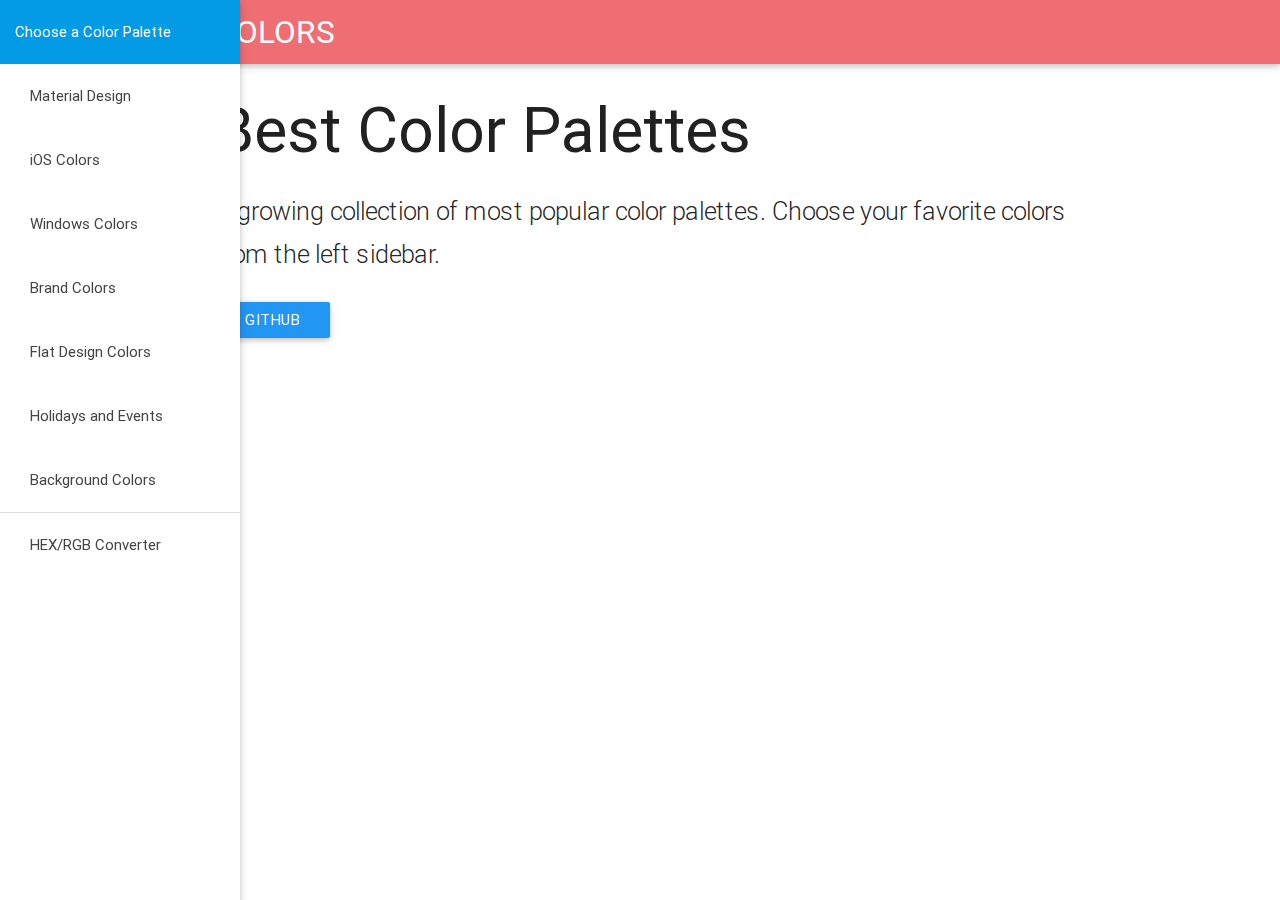
<file: index.html>
<!doctype html>
<html>
<head>
<meta charset="utf-8">
<meta name="viewport" content="width=device-width, initial-scale=1">
<title>Colors - Find Your Favorite Colors</title>
<link href="css/materialize.min.css" rel="stylesheet">
<!-- HTML5 shim and Respond.js for IE8 support of HTML5 elements and media queries -->
<!-- WARNING: Respond.js doesn't work if you view the page via file:// -->
<!--[if lt IE 9]>
  <script src="https://oss.maxcdn.com/html5shiv/3.7.2/html5shiv.min.js"></script>
  <script src="https://oss.maxcdn.com/respond/1.4.2/respond.min.js"></script>
<![endif]-->
</head>

<body>
<nav role="navigation">
  <div class="container">
    <div class="nav-wrapper"><div class="right"><div class="addthis_native_toolbox"></div></div><a id="logo-container" href="http://laochao.github.io/Colors/" class="brand-logo">COLORS</a>
      <ul id="slide-out" class="side-nav fixed">
        <li class="light-blue darken-1">Choose a Color Palette</li>
        <li class="bold"><a href="material.html">Material Design</a></li>
        <li class="bold"><a href="ios.html">iOS Colors</a></li>
        <li class="bold"><a href="windows.html">Windows Colors</a></li>
        <li class="bold"><a href="brand.html">Brand Colors</a></li>
        <li class="bold"><a href="flat.html">Flat Design Colors</a></li>
		<li class="bold"><a href="holidays.html">Holidays and Events</a></li>
    <li class="bold"><a href="background.html">Background Colors</a></li>
        <li class="divider"></li>
        <li class="bold"><a href="converter.html">HEX/RGB Converter</a></li>
      </ul>
      <a href="#" data-activates="slide-out" class="button-collapse"><i class="mdi-navigation-menu"></i></a> </div>
  </div>
</nav>
<main>
  <div class="container">

          <h1 class="header">Best Color Palettes</h1>
          <p class="flow-text">A growing collection of most popular color palettes. Choose your favorite colors from the left sidebar. </p>
<a href="https://github.com/laochao/Colors" class="waves-effect waves-light btn">Github</a>
  </div>
</main>
<script src="//code.jquery.com/jquery-1.11.2.min.js"></script>
<script src="js/materialize.min.js"></script>
<script type="text/javascript" src="//s7.addthis.com/js/300/addthis_widget.js#pubid=ra-54c8abba00ce3a97" async></script>
<script>
(function($){
  $(function(){

    $('.button-collapse').sideNav();

  });
})(jQuery);
</script>
<script>
  (function(i,s,o,g,r,a,m){i['GoogleAnalyticsObject']=r;i[r]=i[r]||function(){
  (i[r].q=i[r].q||[]).push(arguments)},i[r].l=1*new Date();a=s.createElement(o),
  m=s.getElementsByTagName(o)[0];a.async=1;a.src=g;m.parentNode.insertBefore(a,m)
  })(window,document,'script','//www.google-analytics.com/analytics.js','ga');

  ga('create', 'UA-59059276-1', 'auto');
  ga('send', 'pageview');

</script>
</body>
</html>
</file>
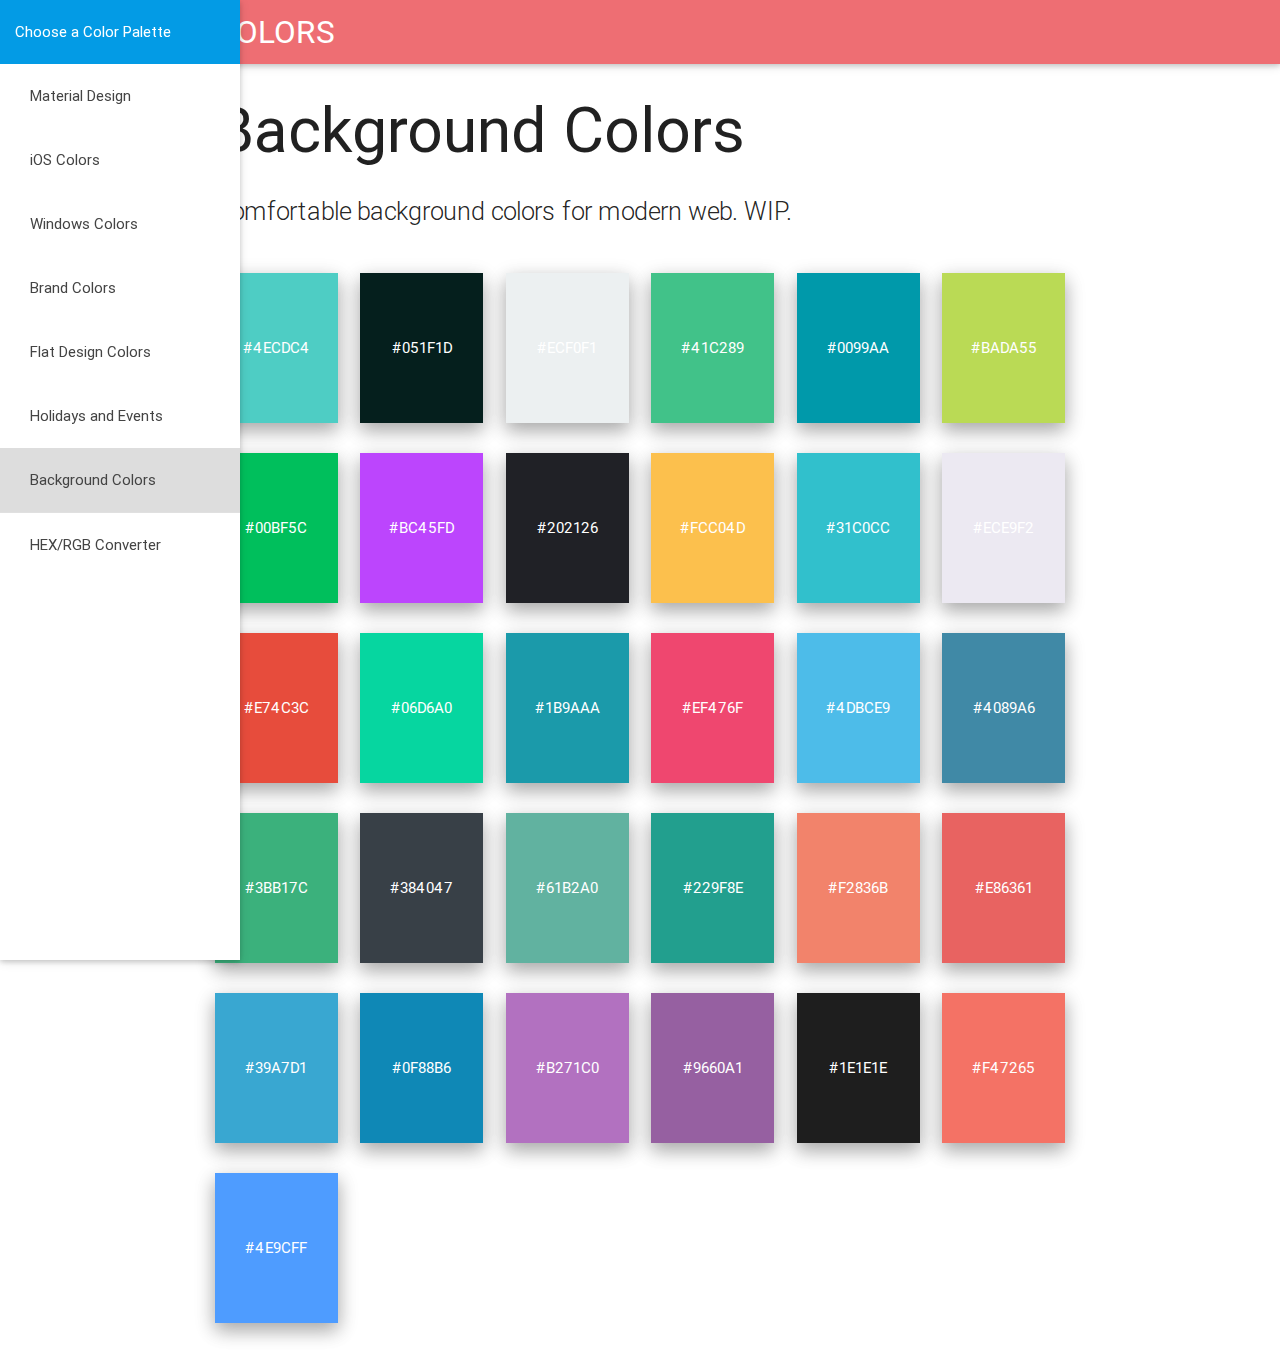
<file: background.html>
<!doctype html>
<html>
<head>
<meta charset="utf-8">
<meta name="viewport" content="width=device-width, initial-scale=1">
<title>Background Colors</title>
<link href="css/materialize.min.css" rel="stylesheet">
<link href="css/app.css" rel="stylesheet">
<!-- HTML5 shim and Respond.js for IE8 support of HTML5 elements and media queries -->
<!-- WARNING: Respond.js doesn't work if you view the page via file:// -->
<!--[if lt IE 9]>
  <script src="https://oss.maxcdn.com/html5shiv/3.7.2/html5shiv.min.js"></script>
  <script src="https://oss.maxcdn.com/respond/1.4.2/respond.min.js"></script>
<![endif]-->
</head>

<body>
<nav role="navigation">
  <div class="container">
    <div class="nav-wrapper"><div class="right"><div class="addthis_native_toolbox"></div></div><a id="logo-container" href="http://laochao.github.io/Colors/" class="brand-logo">COLORS</a>
      <ul id="slide-out" class="side-nav fixed">
        <li class="light-blue darken-1">Choose a Color Palette</li>
        <li class="bold"><a href="material.html">Material Design</a></li>
        <li class="bold"><a href="ios.html">iOS Colors</a></li>
        <li class="bold"><a href="windows.html">Windows Colors</a></li>
        <li class="bold"><a href="brand.html">Brand Colors</a></li>
        <li class="bold"><a href="flat.html">Flat Design Colors</a></li>
		<li class="bold"><a href="holidays.html">Holidays and Events</a></li>
    <li class="bold active"><a href="background.html">Background Colors</a></li>
        <li class="divider"></li>
        <li class="bold"><a href="converter.html">HEX/RGB Converter</a></li>
      </ul>
      <a href="#" data-activates="slide-out" class="button-collapse"><i class="mdi-navigation-menu"></i></a> </div>
  </div>
</nav>
<main>
  <div class="container">

      <h1 class="header">Background Colors</h1>
      <p class="flow-text">Comfortable background colors for modern web. WIP.</p>

    <div class="row">
      <div class="col l2 s4 m6">
        <p class="color-palette z-depth-2 valign-wrapper" style="background:#4ECDC4">#4ECDC4</p>
      </div>
<div class="col l2 s4 m6">
        <p class="color-palette z-depth-2 valign-wrapper" style="background:#051F1D">#051F1D</p>
      </div>
      <div class="col l2 s4 m6">
        <p class="color-palette z-depth-2 valign-wrapper" style="background:#ecf0f1">#ecf0f1</p>
      </div>
      <div class="col l2 s4 m6">
        <p class="color-palette z-depth-2 valign-wrapper" style="background:#41C289">#41C289</p>
      </div>
      <div class="col l2 s4 m6">
        <p class="color-palette z-depth-2 valign-wrapper" style="background:#0099aa">#0099aa</p>
      </div>
      <div class="col l2 s4 m6">
        <p class="color-palette z-depth-2 valign-wrapper" style="background:#bada55">#bada55</p>
      </div>
      <div class="col l2 s4 m6">
        <p class="color-palette z-depth-2 valign-wrapper" style="background:#00bf5c">#00bf5c</p>
      </div>
      <div class="col l2 s4 m6">
        <p class="color-palette z-depth-2 valign-wrapper" style="background:#bc45fd">#bc45fd</p>
      </div>
      <div class="col l2 s4 m6">
        <p class="color-palette z-depth-2 valign-wrapper" style="background:#202126">#202126</p>
      </div>
      <div class="col l2 s4 m6">
        <p class="color-palette z-depth-2 valign-wrapper" style="background:#FCC04D">#FCC04D</p>
      </div>
      <div class="col l2 s4 m6">
        <p class="color-palette z-depth-2 valign-wrapper" style="background:#31C0CC">#31C0CC</p>
      </div>
      <div class="col l2 s4 m6">
        <p class="color-palette z-depth-2 valign-wrapper" style="background:#ECE9F2">#ECE9F2</p>
      </div>
      <div class="col l2 s4 m6">
        <p class="color-palette z-depth-2 valign-wrapper" style="background:#e74c3c">#e74c3c</p>
      </div>
      <div class="col l2 s4 m6">
        <p class="color-palette z-depth-2 valign-wrapper" style="background:#06D6A0">#06D6A0</p>
      </div>
      <div class="col l2 s4 m6">
        <p class="color-palette z-depth-2 valign-wrapper" style="background:#1B9AAA">#1B9AAA</p>
      </div>
      <div class="col l2 s4 m6">
        <p class="color-palette z-depth-2 valign-wrapper" style="background:#EF476F">#EF476F</p>
      </div>

      <div class="col l2 s4 m6">
        <p class="color-palette z-depth-2 valign-wrapper" style="background:#4DBCE9">#4DBCE9</p>
      </div>
      <div class="col l2 s4 m6">
        <p class="color-palette z-depth-2 valign-wrapper" style="background:#4089A6">#4089A6</p>
      </div>
      <div class="col l2 s4 m6">
        <p class="color-palette z-depth-2 valign-wrapper" style="background:#3bb17c">#3bb17c</p>
      </div>
      <div class="col l2 s4 m6">
        <p class="color-palette z-depth-2 valign-wrapper" style="background:#384047">#384047</p>
      </div>
      <div class="col l2 s4 m6">
        <p class="color-palette z-depth-2 valign-wrapper" style="background:#61B2A0">#61B2A0</p>
      </div>
      <div class="col l2 s4 m6">
        <p class="color-palette z-depth-2 valign-wrapper" style="background:#229F8E">#229F8E</p>
      </div>
      <div class="col l2 s4 m6">
        <p class="color-palette z-depth-2 valign-wrapper" style="background:#F2836B">#F2836B</p>
      </div>
      <div class="col l2 s4 m6">
        <p class="color-palette z-depth-2 valign-wrapper" style="background:#E86361">#E86361</p>
      </div>
      <div class="col l2 s4 m6">
        <p class="color-palette z-depth-2 valign-wrapper" style="background:#39A7D1">#39A7D1</p>
      </div>
      <div class="col l2 s4 m6">
        <p class="color-palette z-depth-2 valign-wrapper" style="background:#0F88B6">#0F88B6</p>
      </div>
      <div class="col l2 s4 m6">
        <p class="color-palette z-depth-2 valign-wrapper" style="background:#B271C0">#B271C0</p>
      </div>

      <div class="col l2 s4 m6">
        <p class="color-palette z-depth-2 valign-wrapper" style="background:#9660A1">#9660A1</p>
      </div>
      <div class="col l2 s4 m6">
        <p class="color-palette z-depth-2 valign-wrapper" style="background:#1e1e1e">#1e1e1e</p>
      </div>
      <div class="col l2 s4 m6">
        <p class="color-palette z-depth-2 valign-wrapper" style="background:#F47265">#F47265</p>
      </div>
      <div class="col l2 s4 m6">
        <p class="color-palette z-depth-2 valign-wrapper" style="background:#4E9CFF">#4E9CFF</p>
      </div>
    </div>


    </div>

</main>
<script src="//code.jquery.com/jquery-1.11.2.min.js"></script>
<script src="js/materialize.min.js"></script>
<script type="text/javascript" src="//s7.addthis.com/js/300/addthis_widget.js#pubid=ra-54c8abba00ce3a97" async></script>
<script>
(function($){
  $(function(){

    $('.button-collapse').sideNav();

  }); // end of document ready
})(jQuery); // end of jQuery name space
 $(document).ready(function(){
    $('.scrollspy').scrollSpy();
  });
</script>
<script>
  (function(i,s,o,g,r,a,m){i['GoogleAnalyticsObject']=r;i[r]=i[r]||function(){
  (i[r].q=i[r].q||[]).push(arguments)},i[r].l=1*new Date();a=s.createElement(o),
  m=s.getElementsByTagName(o)[0];a.async=1;a.src=g;m.parentNode.insertBefore(a,m)
  })(window,document,'script','//www.google-analytics.com/analytics.js','ga');

  ga('create', 'UA-59059276-1', 'auto');
  ga('send', 'pageview');

</script>
</body>
</html>
</file>
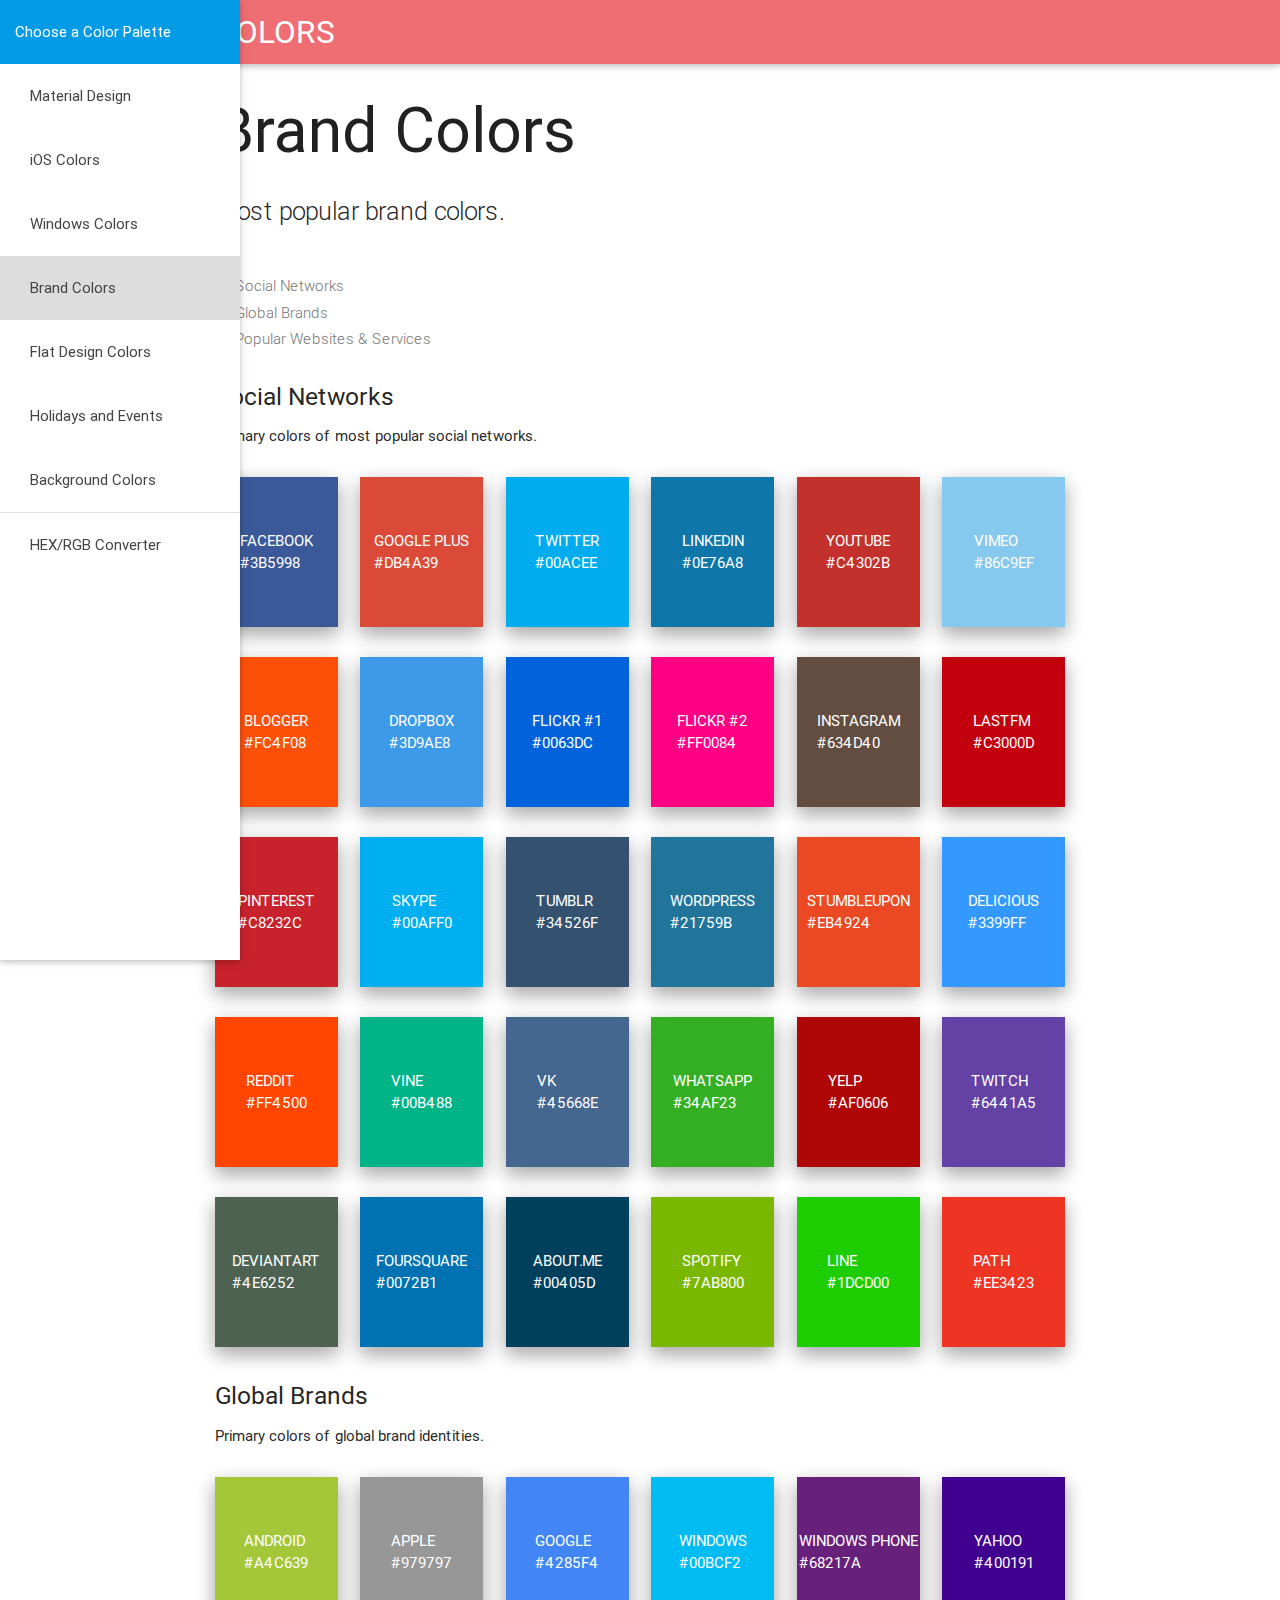
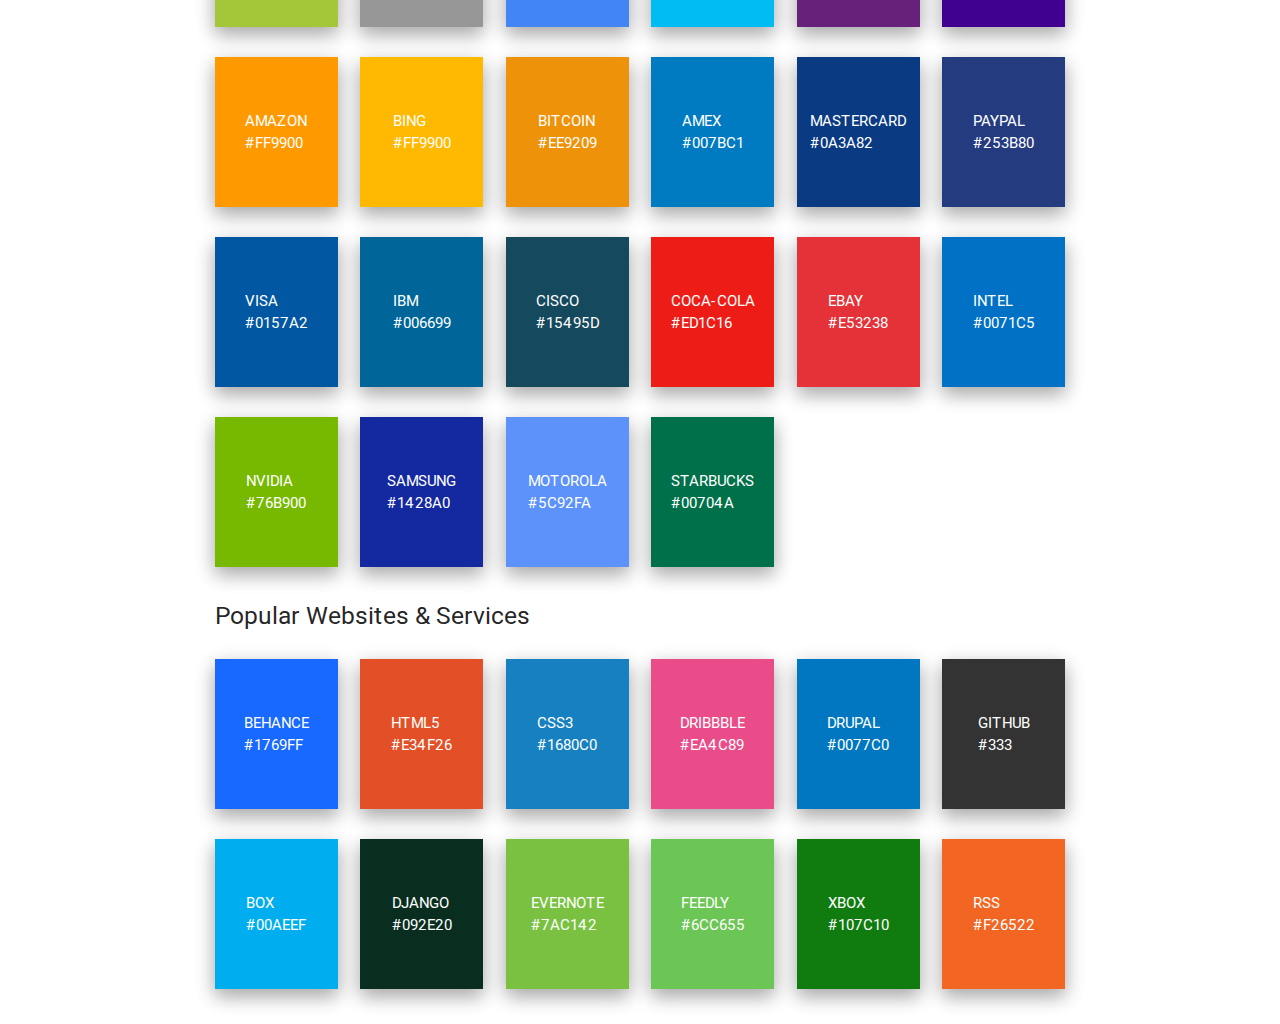
<file: brand.html>
<!doctype html>
<html>
<head>
<meta charset="utf-8">
<meta name="viewport" content="width=device-width, initial-scale=1">
<title>Brand Colors</title>
<link href="css/materialize.min.css" rel="stylesheet">
<link href="css/app.css" rel="stylesheet">
<!-- HTML5 shim and Respond.js for IE8 support of HTML5 elements and media queries -->
<!-- WARNING: Respond.js doesn't work if you view the page via file:// -->
<!--[if lt IE 9]>
  <script src="https://oss.maxcdn.com/html5shiv/3.7.2/html5shiv.min.js"></script>
  <script src="https://oss.maxcdn.com/respond/1.4.2/respond.min.js"></script>
<![endif]-->
</head>

<body>
<nav role="navigation">
  <div class="container">
    <div class="nav-wrapper"><div class="right"><div class="addthis_native_toolbox"></div></div><a id="logo-container" href="http://laochao.github.io/Colors/" class="brand-logo">COLORS</a>
      <ul id="slide-out" class="side-nav fixed">
        <li class="light-blue darken-1">Choose a Color Palette</li>
        <li class="bold"><a href="material.html">Material Design</a></li>
        <li class="bold"><a href="ios.html">iOS Colors</a></li>
        <li class="bold"><a href="windows.html">Windows Colors</a></li>
        <li class="bold active"><a href="brand.html">Brand Colors</a></li>
        <li class="bold"><a href="flat.html">Flat Design Colors</a></li>
		<li class="bold"><a href="holidays.html">Holidays and Events</a></li>
    <li class="bold"><a href="background.html">Background Colors</a></li>
        <li class="divider"></li>
        <li class="bold"><a href="converter.html">HEX/RGB Converter</a></li>
      </ul>
      <a href="#" data-activates="slide-out" class="button-collapse"><i class="mdi-navigation-menu"></i></a> </div>
  </div>
</nav>
<main>
  <div class="container">

      <h1 class="header">Brand Colors</h1>
      <p class="flow-text">Most popular brand colors.</p>
      <div class="col hide-on-small-only m3 l2">
      <ul class="section table-of-contents">
        <li><a href="#social">Social Networks</a></li>
        <li><a href="#global-brands">Global Brands</a></li>
        <li><a href="#others">Popular Websites & Services</a></li>
      </ul>
    </div>
      <h5 id="social" class="scrollspy">Social Networks</h5>
      <p>Primary colors of most popular social networks.</p>

    <div class="row">
      <div class="col l2 s4 m6">
        <p class="color-palette z-depth-2 valign-wrapper" style="background:#3b5998">Facebook<br>
#3b5998</p>
      </div>
      <div class="col l2 s4 m6">
        <p class="color-palette z-depth-2 valign-wrapper" style="background:#db4a39">Google Plus<br>
#db4a39</p>
      </div>
      <div class="col l2 s4 m6">
        <p class="color-palette z-depth-2 valign-wrapper" style="background:#00acee">Twitter<br>
#00acee</p>
      </div>
      <div class="col l2 s4 m6">
        <p class="color-palette z-depth-2 valign-wrapper" style="background:#0e76a8">Linkedin<br>
#0e76a8</p>
      </div>
      <div class="col l2 s4 m6">
        <p class="color-palette z-depth-2 valign-wrapper" style="background:#c4302b">Youtube<br>
#c4302b</p>
      </div>
      <div class="col l2 s4 m6">
        <p class="color-palette z-depth-2 valign-wrapper" style="background:#86c9ef">Vimeo<br>
#86c9ef</p>
      </div>
      <div class="col l2 s4 m6">
        <p class="color-palette z-depth-2 valign-wrapper" style="background:#fc4f08">Blogger<br>
#fc4f08</p>
      </div>
      <div class="col l2 s4 m6">
        <p class="color-palette z-depth-2 valign-wrapper" style="background:#3d9ae8">Dropbox<br>
#3d9ae8</p>
      </div>
      <div class="col l2 s4 m6">
        <p class="color-palette z-depth-2 valign-wrapper" style="background:#0063dc">Flickr #1<br>
#0063dc</p>
      </div>
      <div class="col l2 s4 m6">
        <p class="color-palette z-depth-2 valign-wrapper" style="background:#ff0084">Flickr #2<br>
#ff0084</p>
      </div>
      <div class="col l2 s4 m6">
        <p class="color-palette z-depth-2 valign-wrapper" style="background:#634d40">Instagram<br>
#634d40</p>
      </div>
      <div class="col l2 s4 m6">
        <p class="color-palette z-depth-2 valign-wrapper" style="background:#c3000d">LastFM<br>
#c3000d</p>
      </div>
      <div class="col l2 s4 m6">
        <p class="color-palette z-depth-2 valign-wrapper" style="background:#c8232c">Pinterest<br>
#c8232c</p>
      </div>
      <div class="col l2 s4 m6">
        <p class="color-palette z-depth-2 valign-wrapper" style="background:#00aff0">Skype<br>
#00aff0</p>
      </div>
      <div class="col l2 s4 m6">
        <p class="color-palette z-depth-2 valign-wrapper" style="background:#34526f">Tumblr<br>
#34526f</p>
      </div>

      <div class="col l2 s4 m6">
        <p class="color-palette z-depth-2 valign-wrapper" style="background:#21759b">Wordpress<br>
#21759b</p>
      </div>
      <div class="col l2 s4 m6">
        <p class="color-palette z-depth-2 valign-wrapper" style="background:#eb4924">StumbleUpon<br>
#eb4924</p>
      </div>
      <div class="col l2 s4 m6">
        <p class="color-palette z-depth-2 valign-wrapper" style="background:#3399ff">Delicious<br>
#3399ff</p>
      </div>
      <div class="col l2 s4 m6">
        <p class="color-palette z-depth-2 valign-wrapper" style="background:#ff4500">Reddit<br>
#ff4500</p>
      </div>
      <div class="col l2 s4 m6">
        <p class="color-palette z-depth-2 valign-wrapper" style="background:#00b488">Vine<br>
#00b488</p>
      </div>
      <div class="col l2 s4 m6">
        <p class="color-palette z-depth-2 valign-wrapper" style="background:#45668e">VK<br>
#45668e</p>
      </div>
      <div class="col l2 s4 m6">
        <p class="color-palette z-depth-2 valign-wrapper" style="background:#34af23">WhatsApp<br>
#34af23</p>
      </div>
      <div class="col l2 s4 m6">
        <p class="color-palette z-depth-2 valign-wrapper" style="background:#af0606">Yelp<br>
#af0606</p>
      </div>
      <div class="col l2 s4 m6">
        <p class="color-palette z-depth-2 valign-wrapper" style="background:#6441a5">Twitch<br>
#6441a5</p>
      </div>
      <div class="col l2 s4 m6">
        <p class="color-palette z-depth-2 valign-wrapper" style="background:#4e6252">deviantArt<br>
#4e6252</p>
      </div>
      <div class="col l2 s4 m6">
        <p class="color-palette z-depth-2 valign-wrapper" style="background:#0072b1">Foursquare<br>
#0072b1</p>
      </div>
      <div class="col l2 s4 m6">
        <p class="color-palette z-depth-2 valign-wrapper" style="background:#00405d">About.me<br>
#00405d</p>
      </div>
      <div class="col l2 s4 m6">
        <p class="color-palette z-depth-2 valign-wrapper" style="background:#7ab800">Spotify<br>
#7ab800</p>
      </div>
      <div class="col l2 s4 m6">
        <p class="color-palette z-depth-2 valign-wrapper" style="background:#1dcd00">Line<br>
#1dcd00</p>
      </div>
      <div class="col l2 s4 m6">
        <p class="color-palette z-depth-2 valign-wrapper" style="background:#ee3423">Path<br>
#ee3423</p>
      </div>

    </div>
    <h5 id="global-brands" class="scrollspy">Global Brands</h5>
      <p>Primary colors of global brand identities.</p>
    <div class="row">
      <div class="col l2 s4 m6">
        <p class="color-palette z-depth-2 valign-wrapper" style="background:#a4c639">Android<br>
#a4c639</p>
      </div>
      <div class="col l2 s4 m6">
        <p class="color-palette z-depth-2 valign-wrapper" style="background:#979797">Apple<br>
#979797</p>
      </div>
            <div class="col l2 s4 m6">
        <p class="color-palette z-depth-2 valign-wrapper" style="background:#4285f4">Google<br>
#4285f4</p>
      </div>
      <div class="col l2 s4 m6">
        <p class="color-palette z-depth-2 valign-wrapper" style="background:#00bcf2">Windows<br>
#00bcf2</p>
      </div>
      <div class="col l2 s4 m6">
        <p class="color-palette z-depth-2 valign-wrapper" style="background:#68217a">Windows Phone<br>
#68217a</p>
      </div>
      <div class="col l2 s4 m6">
        <p class="color-palette z-depth-2 valign-wrapper" style="background:#400191">Yahoo<br>
#400191</p>
      </div>
      <div class="col l2 s4 m6">
        <p class="color-palette z-depth-2 valign-wrapper" style="background:#ff9900">Amazon<br>
#ff9900</p>
      </div>
       <div class="col l2 s4 m6">
        <p class="color-palette z-depth-2 valign-wrapper" style="background:#ffb900">Bing<br>
#ff9900</p>
      </div>
      <div class="col l2 s4 m6">
        <p class="color-palette z-depth-2 valign-wrapper" style="background:#ee9209">Bitcoin<br>
#ee9209</p>
      </div>
      <div class="col l2 s4 m6">
        <p class="color-palette z-depth-2 valign-wrapper" style="background:#007bc1">Amex<br>
#007bc1</p>
      </div>
      <div class="col l2 s4 m6">
        <p class="color-palette z-depth-2 valign-wrapper" style="background:#0a3a82">MasterCard<br>
#0a3a82</p>
      </div>
      <div class="col l2 s4 m6">
        <p class="color-palette z-depth-2 valign-wrapper" style="background:#253b80">Paypal<br>
#253b80</p>
      </div>
      <div class="col l2 s4 m6">
        <p class="color-palette z-depth-2 valign-wrapper" style="background:#0157a2">Visa<br>
#0157a2</p>
      </div>


      <div class="col l2 s4 m6">
        <p class="color-palette z-depth-2 valign-wrapper" style="background:#006699">IBM<br>
#006699</p>
      </div>
      <div class="col l2 s4 m6">
        <p class="color-palette z-depth-2 valign-wrapper" style="background:#15495d">Cisco<br>
#15495d</p>
      </div>
      <div class="col l2 s4 m6">
        <p class="color-palette z-depth-2 valign-wrapper" style="background:#ed1c16">Coca-Cola<br>
#ed1c16</p>
      </div>
      <div class="col l2 s4 m6">
        <p class="color-palette z-depth-2 valign-wrapper" style="background:#e53238">eBay<br>
#e53238</p>
      </div>
      <div class="col l2 s4 m6">
        <p class="color-palette z-depth-2 valign-wrapper" style="background:#0071c5">Intel<br>
#0071c5</p>
      </div>
      <div class="col l2 s4 m6">
        <p class="color-palette z-depth-2 valign-wrapper" style="background:#76b900">NVIDIA<br>
#76b900</p>
      </div>
      <div class="col l2 s4 m6">
        <p class="color-palette z-depth-2 valign-wrapper" style="background:#1428a0">Samsung<br>
#1428a0</p>
      </div><div class="col l2 s4 m6">
        <p class="color-palette z-depth-2 valign-wrapper" style="background:#5c92fa">Motorola<br>
#5c92fa</p>
      </div><div class="col l2 s4 m6">
        <p class="color-palette z-depth-2 valign-wrapper" style="background:#00704a">Starbucks<br>
#00704a</p>
      </div>

    </div>

    <h5 id="others" class="scrollspy">Popular Websites & Services</h5>
    <p></p><div class="row">
      <div class="col l2 s4 m6">
        <p class="color-palette z-depth-2 valign-wrapper" style="background:#1769ff">Behance<br>
#1769ff</p>
      </div>
      <div class="col l2 s4 m6">
        <p class="color-palette z-depth-2 valign-wrapper" style="background:#e34f26">HTML5<br>
#e34f26</p>
      </div>
      <div class="col l2 s4 m6">
        <p class="color-palette z-depth-2 valign-wrapper" style="background:#1680C0">CSS3<br>
#1680C0</p>
      </div>
            <div class="col l2 s4 m6">
        <p class="color-palette z-depth-2 valign-wrapper" style="background:#ea4c89">Dribbble<br>
#ea4c89</p>
      </div>
      <div class="col l2 s4 m6">
        <p class="color-palette z-depth-2 valign-wrapper" style="background:#0077c0">Drupal<br>
#0077c0</p>
      </div>
      <div class="col l2 s4 m6">
        <p class="color-palette z-depth-2 valign-wrapper" style="background:#333">Github<br>
#333</p>
      </div>
      <div class="col l2 s4 m6">
        <p class="color-palette z-depth-2 valign-wrapper" style="background:#00aeef">Box<br>
#00aeef</p>
      </div>
      <div class="col l2 s4 m6">
        <p class="color-palette z-depth-2 valign-wrapper" style="background:#092e20">Django<br>
#092e20</p>
      </div>
       <div class="col l2 s4 m6">
        <p class="color-palette z-depth-2 valign-wrapper" style="background:#7ac142">Evernote<br>
#7ac142</p>
      </div>
      <div class="col l2 s4 m6">
        <p class="color-palette z-depth-2 valign-wrapper" style="background:#6cc655">Feedly<br>
#6cc655</p>
      </div>
      <div class="col l2 s4 m6">
        <p class="color-palette z-depth-2 valign-wrapper" style="background:#107c10">XBOX<br>
#107c10</p>
      </div>
      <div class="col l2 s4 m6">
        <p class="color-palette z-depth-2 valign-wrapper" style="background:#f26522">RSS<br>
#f26522</p>
      </div>


    </div>
  </div>

  </div>

</main>
<script src="//code.jquery.com/jquery-1.11.2.min.js"></script>
<script src="js/materialize.min.js"></script>
<script type="text/javascript" src="//s7.addthis.com/js/300/addthis_widget.js#pubid=ra-54c8abba00ce3a97" async></script>
<script>
(function($){
  $(function(){

    $('.button-collapse').sideNav();

  }); // end of document ready
})(jQuery); // end of jQuery name space
 $(document).ready(function(){
    $('.scrollspy').scrollSpy();
  });
</script>
<script>
  (function(i,s,o,g,r,a,m){i['GoogleAnalyticsObject']=r;i[r]=i[r]||function(){
  (i[r].q=i[r].q||[]).push(arguments)},i[r].l=1*new Date();a=s.createElement(o),
  m=s.getElementsByTagName(o)[0];a.async=1;a.src=g;m.parentNode.insertBefore(a,m)
  })(window,document,'script','//www.google-analytics.com/analytics.js','ga');

  ga('create', 'UA-59059276-1', 'auto');
  ga('send', 'pageview');

</script>
</body>
</html>
</file>
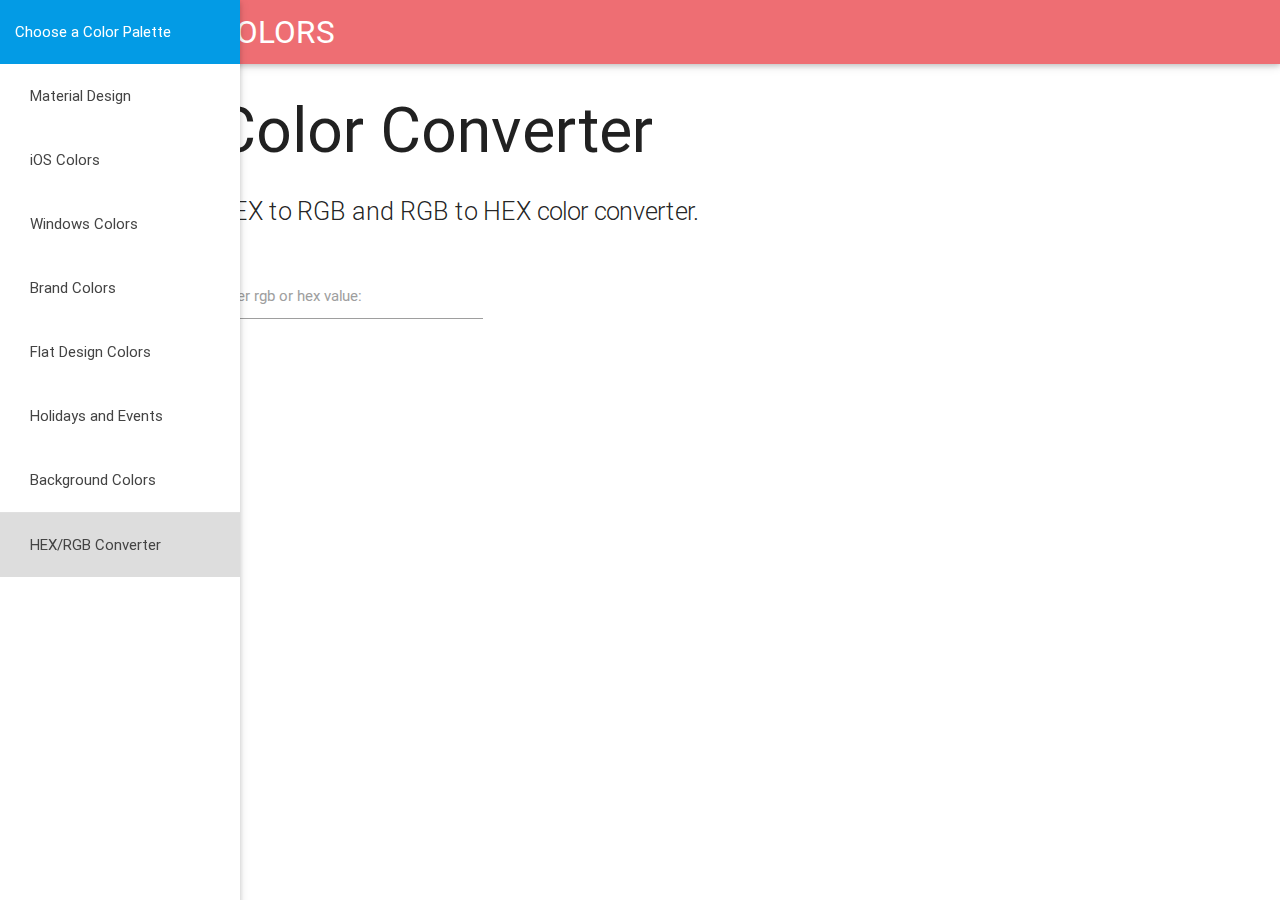
<file: converter.html>
<!doctype html>
<html>
<head>
<meta charset="utf-8">
<meta name="viewport" content="width=device-width, initial-scale=1">
<title>Color Converter</title>
<link href="css/materialize.min.css" rel="stylesheet">
<!-- HTML5 shim and Respond.js for IE8 support of HTML5 elements and media queries -->
<!-- WARNING: Respond.js doesn't work if you view the page via file:// -->
<!--[if lt IE 9]>
  <script src="https://oss.maxcdn.com/html5shiv/3.7.2/html5shiv.min.js"></script>
  <script src="https://oss.maxcdn.com/respond/1.4.2/respond.min.js"></script>
<![endif]-->
</head>

<body>
<nav role="navigation">
  <div class="container">
    <div class="nav-wrapper"><div class="right"><div class="addthis_native_toolbox"></div></div><a id="logo-container" href="http://laochao.github.io/Colors/" class="brand-logo">COLORS</a>
      <ul id="slide-out" class="side-nav fixed">
        <li class="light-blue darken-1">Choose a Color Palette</li>
        <li class="bold"><a href="material.html">Material Design</a></li>
        <li class="bold"><a href="ios.html">iOS Colors</a></li>
        <li class="bold"><a href="windows.html">Windows Colors</a></li>
        <li class="bold"><a href="brand.html">Brand Colors</a></li>
        <li class="bold"><a href="flat.html">Flat Design Colors</a></li>
		<li class="bold"><a href="holidays.html">Holidays and Events</a></li>
    <li class="bold"><a href="background.html">Background Colors</a></li>
        <li class="divider"></li>
        <li class="bold active"><a href="converter.html">HEX/RGB Converter</a></li>
      </ul>
      <a href="#" data-activates="slide-out" class="button-collapse"><i class="mdi-navigation-menu"></i></a> </div>
  </div>
</nav>
<main>
  <div class="container">

          <h1 class="header">Color Converter</h1>
          <p class="flow-text">HEX to RGB and RGB to HEX color converter.</p>
          <div class="row">
  <form class="col s12">
    <div class="row">
      <div class="input-field col s4">
        <input id="color-converter" type="text">
        <label for="color-converter">Enter rgb or hex value:</label>
      </div>
      <div class="input-field col s8">
        <div id="rgbHex-color"></div>
<div id="rgbHex-output"></div>
      </div>
    </div>
  </form>
</div>
  </div>
</main>
<script src="//code.jquery.com/jquery-1.11.2.min.js"></script>
<script src="js/materialize.min.js"></script>
<script type="text/javascript" src="//s7.addthis.com/js/300/addthis_widget.js#pubid=ra-54c8abba00ce3a97" async></script>
<script src="js/rgbHex.min.js"></script>
<script>
(function($){
  $(function(){

    $('.button-collapse').sideNav();
	$('#color-converter').keyup(function(){
                    var val = $.rgbHex($('#color-converter').val());

                    if(val) {
                        $('#rgbHex-output').html(val + '&nbsp;&nbsp;');
                        $('#rgbHex-color').css({display:'inline-block', backgroundColor: val});
                    }
                    else {
                        $('#rgbHex-output').html("Invalid value.");
                        $('#rgbHex-color').hide()
                    }
                });

  }); // end of document ready
})(jQuery); // end of jQuery name space
</script>
<script>
  (function(i,s,o,g,r,a,m){i['GoogleAnalyticsObject']=r;i[r]=i[r]||function(){
  (i[r].q=i[r].q||[]).push(arguments)},i[r].l=1*new Date();a=s.createElement(o),
  m=s.getElementsByTagName(o)[0];a.async=1;a.src=g;m.parentNode.insertBefore(a,m)
  })(window,document,'script','//www.google-analytics.com/analytics.js','ga');

  ga('create', 'UA-59059276-1', 'auto');
  ga('send', 'pageview');

</script>
</body>
</html>
</file>
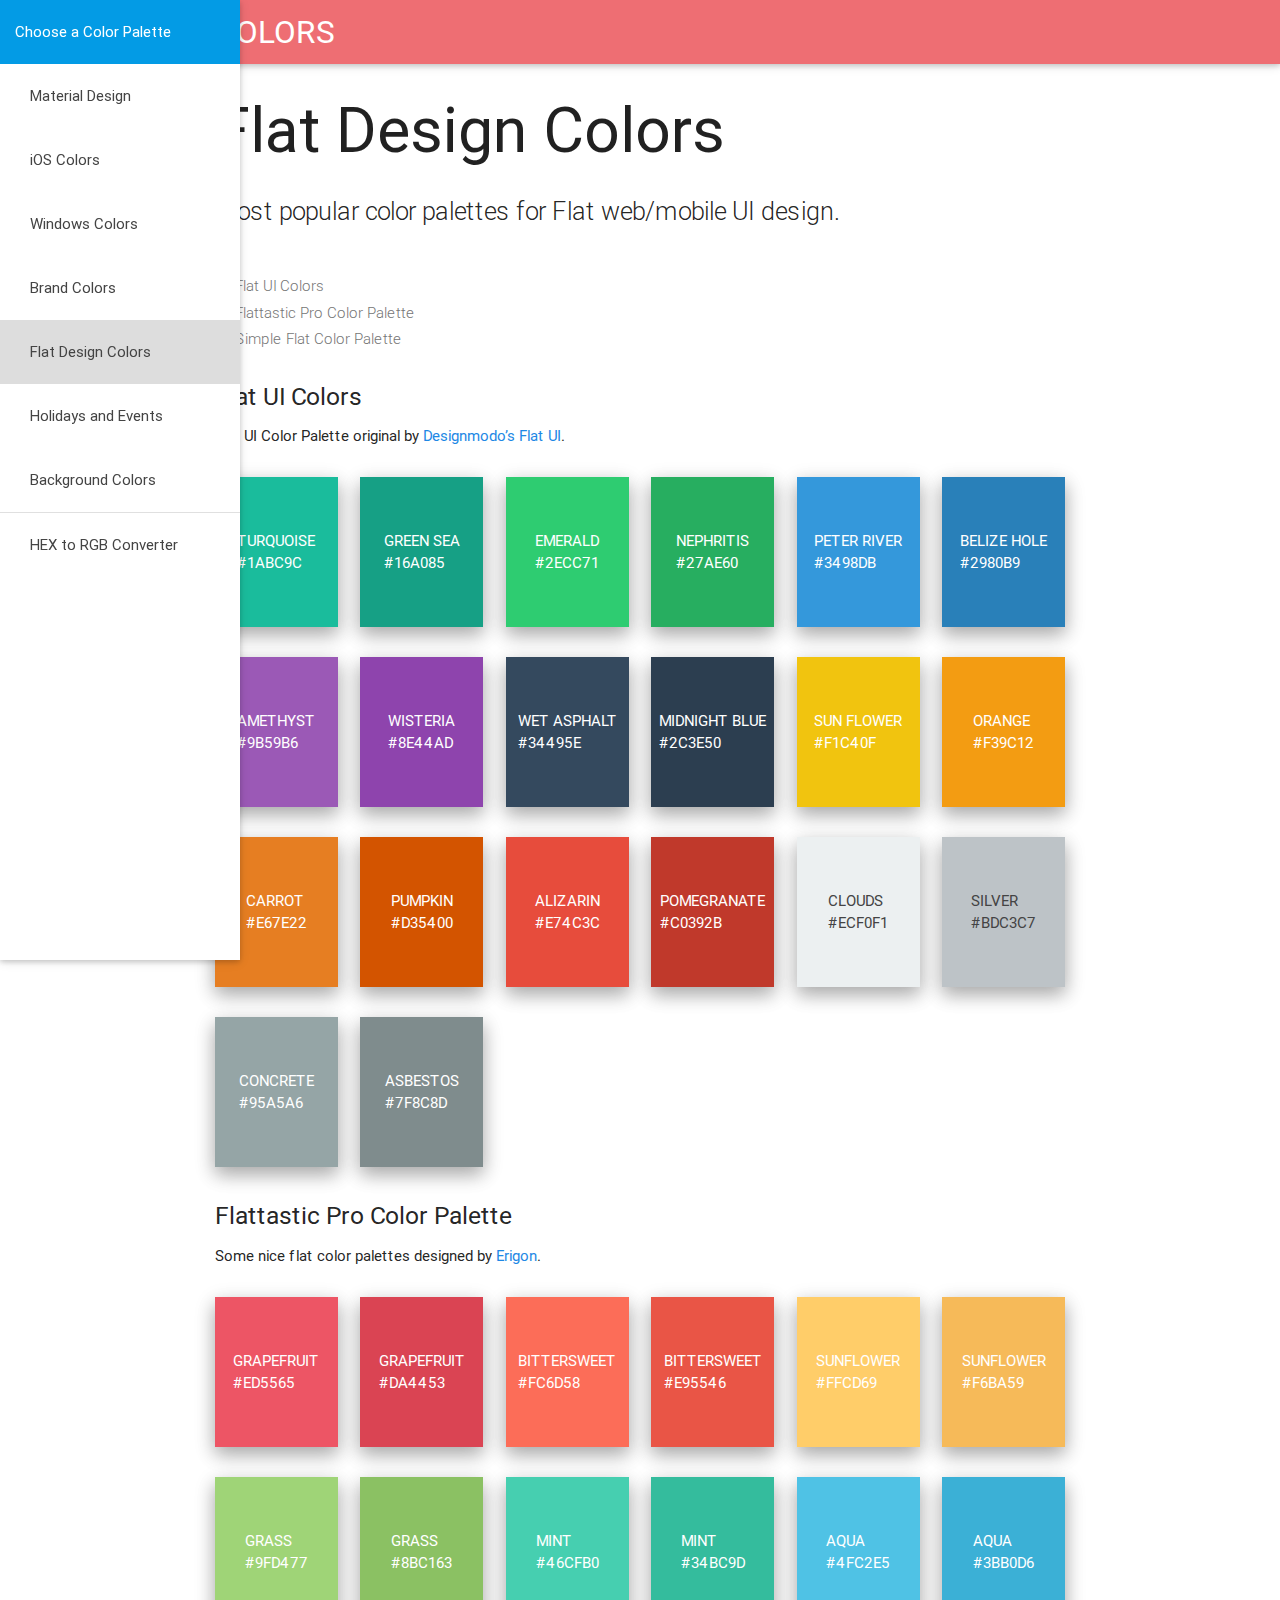
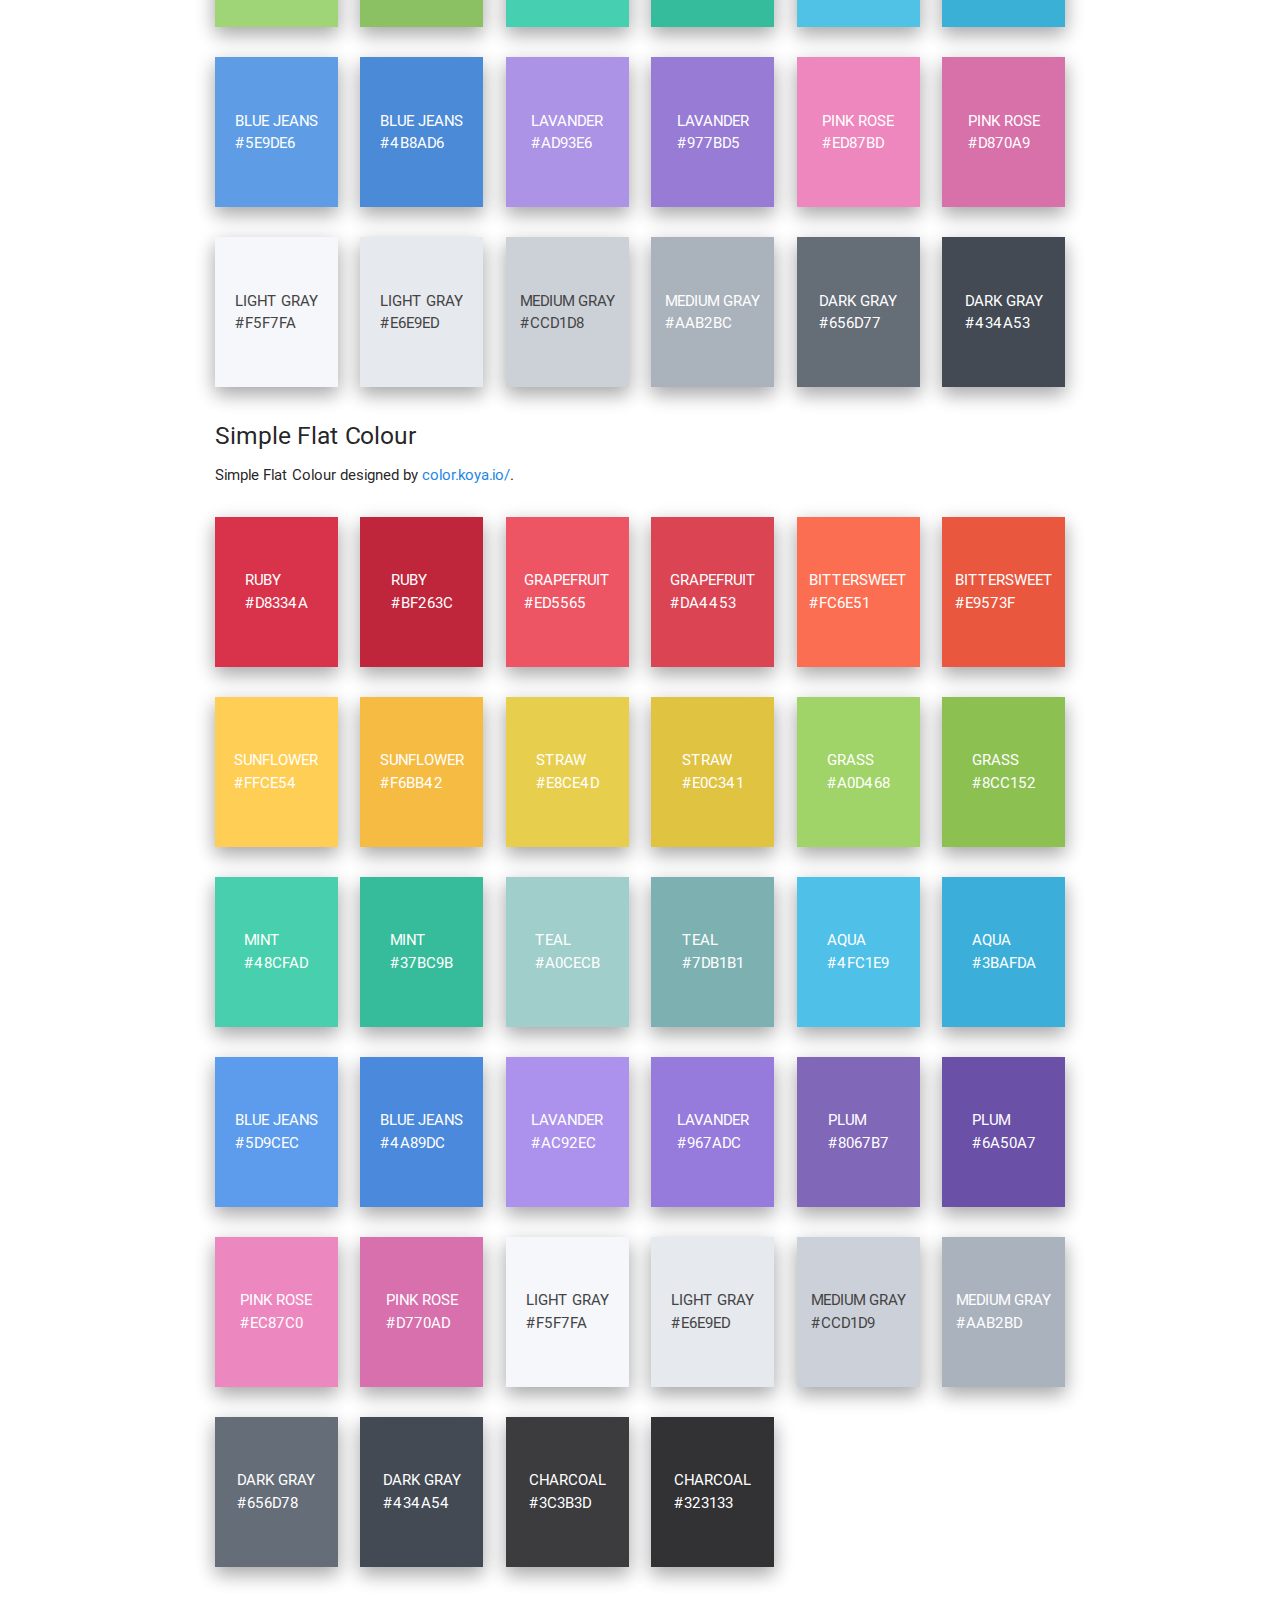
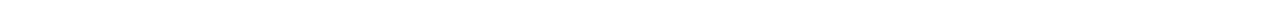
<file: flat.html>
<!doctype html>
<html>
<head>
<meta charset="utf-8">
<meta name="viewport" content="width=device-width, initial-scale=1">
<title>Flat Design Colors</title>
<link href="css/materialize.min.css" rel="stylesheet">
<link href="css/app.css" rel="stylesheet">
<!-- HTML5 shim and Respond.js for IE8 support of HTML5 elements and media queries -->
<!-- WARNING: Respond.js doesn't work if you view the page via file:// -->
<!--[if lt IE 9]>
  <script src="https://oss.maxcdn.com/html5shiv/3.7.2/html5shiv.min.js"></script>
  <script src="https://oss.maxcdn.com/respond/1.4.2/respond.min.js"></script>
<![endif]-->
</head>

<body>
<nav role="navigation">
  <div class="container">
    <div class="nav-wrapper"><div class="right"><div class="addthis_native_toolbox"></div></div><a id="logo-container" href="http://laochao.github.io/Colors/" class="brand-logo">COLORS</a>
      <ul id="slide-out" class="side-nav fixed">
        <li class="light-blue darken-1">Choose a Color Palette</li>
        <li class="bold"><a href="material.html">Material Design</a></li>
        <li class="bold"><a href="ios.html">iOS Colors</a></li>
        <li class="bold"><a href="windows.html">Windows Colors</a></li>
        <li class="bold"><a href="brand.html">Brand Colors</a></li>
        <li class="bold active"><a href="flat.html">Flat Design Colors</a></li>
        <li class="bold"><a href="holidays.html">Holidays and Events</a></li>
        <li class="bold"><a href="background.html">Background Colors</a></li>
        <li class="divider"></li>
        <li class="bold"><a href="converter.html">HEX to RGB Converter</a></li>
      </ul>
      <a href="#" data-activates="slide-out" class="button-collapse"><i class="mdi-navigation-menu"></i></a> </div>
  </div>
</nav>
<main>
  <div class="container">
    <h1 class="header">Flat Design Colors</h1>
    <p class="flow-text">Most popular color palettes for Flat web/mobile UI design.</p>
    <div class="col hide-on-small-only m3 l2">
      <ul class="section table-of-contents">
        <li><a href="#flat-ui">Flat UI Colors</a></li>
        <li><a href="#flattastic-pro">Flattastic Pro Color Palette</a></li>
        <li><a href="#simple-flat-colour">Simple Flat Color Palette</a></li>
      </ul>
    </div>
    <h5 id="flat-ui" class="scrollspy">Flat UI Colors</h5>
    <p>Flat UI Color Palette original by <a href="https://dribbble.com/designmodo" target="_blank" rel="nofollow">Designmodo’s Flat UI</a>.</p>
    <div class="row">
      <div class="col l2 s4 m6">
        <p class="color-palette z-depth-2 valign-wrapper" style="background:#1abc9c">TURQUOISE<br>
          #1abc9c</p>
      </div>
      <div class="col l2 s4 m6">
        <p class="color-palette z-depth-2 valign-wrapper" style="background:#16a085">GREEN SEA<br>
          #16a085</p>
      </div>
      <div class="col l2 s4 m6">
        <p class="color-palette z-depth-2 valign-wrapper" style="background:#2ecc71">EMERALD<br>
          #2ecc71</p>
      </div>
      <div class="col l2 s4 m6">
        <p class="color-palette z-depth-2 valign-wrapper" style="background:#27ae60">NEPHRITIS<br>
          #27ae60</p>
      </div>
      <div class="col l2 s4 m6">
        <p class="color-palette z-depth-2 valign-wrapper" style="background:#3498db">PETER RIVER<br>
          #3498db</p>
      </div>
      <div class="col l2 s4 m6">
        <p class="color-palette z-depth-2 valign-wrapper" style="background:#2980b9">BELIZE HOLE<br>
          #2980b9</p>
      </div>
      <div class="col l2 s4 m6">
        <p class="color-palette z-depth-2 valign-wrapper" style="background:#9b59b6">AMETHYST<br>
          #9b59b6</p>
      </div>
      <div class="col l2 s4 m6">
        <p class="color-palette z-depth-2 valign-wrapper" style="background:#8e44ad">WISTERIA<br>
          #8e44ad</p>
      </div>
      <div class="col l2 s4 m6">
        <p class="color-palette z-depth-2 valign-wrapper" style="background:#34495e">WET ASPHALT<br>
          #34495e</p>
      </div>
      <div class="col l2 s4 m6">
        <p class="color-palette z-depth-2 valign-wrapper" style="background:#2c3e50">MIDNIGHT BLUE<br>
          #2c3e50</p>
      </div>
      <div class="col l2 s4 m6">
        <p class="color-palette z-depth-2 valign-wrapper" style="background:#f1c40f">SUN FLOWER<br>
          #f1c40f</p>
      </div>
      <div class="col l2 s4 m6">
        <p class="color-palette z-depth-2 valign-wrapper" style="background:#f39c12">ORANGE<br>
          #f39c12</p>
      </div>
      <div class="col l2 s4 m6">
        <p class="color-palette z-depth-2 valign-wrapper" style="background:#e67e22">CARROT<br>
          #e67e22</p>
      </div>
      <div class="col l2 s4 m6">
        <p class="color-palette z-depth-2 valign-wrapper" style="background:#d35400">PUMPKIN<br>
          #d35400</p>
      </div>
      <div class="col l2 s4 m6">
        <p class="color-palette z-depth-2 valign-wrapper" style="background:#e74c3c">ALIZARIN<br>
          #e74c3c</p>
      </div>
      <div class="col l2 s4 m6">
        <p class="color-palette z-depth-2 valign-wrapper" style="background:#c0392b">POMEGRANATE<br>
          #c0392b</p>
      </div>
      <div class="col l2 s4 m6">
        <p class="color-palette z-depth-2 valign-wrapper" style="background:#ecf0f1; color:#444;">CLOUDS<br>
          #ecf0f1</p>
      </div>
      <div class="col l2 s4 m6">
        <p class="color-palette z-depth-2 valign-wrapper" style="background:#bdc3c7; color:#444;">SILVER<br>
          #bdc3c7</p>
      </div>
      <div class="col l2 s4 m6">
        <p class="color-palette z-depth-2 valign-wrapper" style="background:#95a5a6">CONCRETE<br>
          #95a5a6</p>
      </div>
      <div class="col l2 s4 m6">
        <p class="color-palette z-depth-2 valign-wrapper" style="background:#7f8c8d">ASBESTOS<br>
          #7f8c8d</p>
      </div>
    </div>
    <h5 id="flattastic-pro" class="scrollspy">Flattastic Pro Color Palette</h5>
    <p>Some nice flat color palettes designed by <a href="https://dribbble.com/shots/1186718-Flattastic-Pro-Color-Palette" target="_blank" rel="nofollow">Erigon</a>.</p>
    <div class="row">
      <div class="col l2 s4 m6">
        <p class="color-palette z-depth-2 valign-wrapper" style="background:#ed5565">GRAPEFRUIT<br>
          #ed5565</p>
      </div>
      <div class="col l2 s4 m6">
        <p class="color-palette z-depth-2 valign-wrapper" style="background:#da4453">GRAPEFRUIT<br>
          #da4453</p>
      </div>
      <div class="col l2 s4 m6">
        <p class="color-palette z-depth-2 valign-wrapper" style="background:#fc6d58">BITTERSWEET<br>
          #fc6d58</p>
      </div>
      <div class="col l2 s4 m6">
        <p class="color-palette z-depth-2 valign-wrapper" style="background:#e95546">BITTERSWEET<br>
          #e95546</p>
      </div>
      <div class="col l2 s4 m6">
        <p class="color-palette z-depth-2 valign-wrapper" style="background:#ffcd69">SUNFLOWER<br>
          #ffcd69</p>
      </div>
      <div class="col l2 s4 m6">
        <p class="color-palette z-depth-2 valign-wrapper" style="background:#f6ba59">SUNFLOWER<br>
          #f6ba59</p>
      </div>
      <div class="col l2 s4 m6">
        <p class="color-palette z-depth-2 valign-wrapper" style="background:#9fd477">GRASS<br>
          #9fd477</p>
      </div>
      <div class="col l2 s4 m6">
        <p class="color-palette z-depth-2 valign-wrapper" style="background:#8bc163">GRASS<br>
          #8bc163</p>
      </div>
      <div class="col l2 s4 m6">
        <p class="color-palette z-depth-2 valign-wrapper" style="background:#46cfb0">MINT<br>
          #46cfb0</p>
      </div>
      <div class="col l2 s4 m6">
        <p class="color-palette z-depth-2 valign-wrapper" style="background:#34bc9d">MINT<br>
          #34bc9d</p>
      </div>
      <div class="col l2 s4 m6">
        <p class="color-palette z-depth-2 valign-wrapper" style="background:#4fc2e5">AQUA<br>
          #4fc2e5</p>
      </div>
      <div class="col l2 s4 m6">
        <p class="color-palette z-depth-2 valign-wrapper" style="background:#3bb0d6">AQUA<br>
          #3bb0d6</p>
      </div>
      <div class="col l2 s4 m6">
        <p class="color-palette z-depth-2 valign-wrapper" style="background:#5e9de6">BLUE JEANS<br>
          #5e9de6</p>
      </div>
      <div class="col l2 s4 m6">
        <p class="color-palette z-depth-2 valign-wrapper" style="background:#4b8ad6">BLUE JEANS<br>
          #4b8ad6</p>
      </div>
      <div class="col l2 s4 m6">
        <p class="color-palette z-depth-2 valign-wrapper" style="background:#ad93e6">LAVANDER<br>
          #ad93e6</p>
      </div>
      <div class="col l2 s4 m6">
        <p class="color-palette z-depth-2 valign-wrapper" style="background:#977bd5">LAVANDER<br>
          #977bd5</p>
      </div>
      <div class="col l2 s4 m6">
        <p class="color-palette z-depth-2 valign-wrapper" style="background:#ed87bd">PINK ROSE<br>
          #ed87bd</p>
      </div>
      <div class="col l2 s4 m6">
        <p class="color-palette z-depth-2 valign-wrapper" style="background:#d870a9">PINK ROSE<br>
          #d870a9</p>
      </div>
      <div class="col l2 s4 m6">
        <p class="color-palette z-depth-2 valign-wrapper" style="background:#f5f7fa; color:#444">LIGHT GRAY<br>
          #f5f7fa</p>
      </div>
      <div class="col l2 s4 m6">
        <p class="color-palette z-depth-2 valign-wrapper" style="background:#e6e9ed; color:#444">LIGHT GRAY<br>
          #e6e9ed</p>
      </div>
      <div class="col l2 s4 m6">
        <p class="color-palette z-depth-2 valign-wrapper" style="background:#ccd1d8; color:#444">MEDIUM GRAY<br>
          #ccd1d8</p>
      </div>
      <div class="col l2 s4 m6">
        <p class="color-palette z-depth-2 valign-wrapper" style="background:#aab2bc">MEDIUM GRAY<br>
          #aab2bc</p>
      </div>
      <div class="col l2 s4 m6">
        <p class="color-palette z-depth-2 valign-wrapper" style="background:#656d77">DARK GRAY<br>
          #656d77</p>
      </div>
      <div class="col l2 s4 m6">
        <p class="color-palette z-depth-2 valign-wrapper" style="background:#434a53">DARK GRAY<br>
          #434a53</p>
      </div>
    </div>
    <h5 id="simple-flat-colour" class="scrollspy">Simple Flat Colour</h5>
    <p>Simple Flat Colour designed by <a href="http://color.koya.io/" target="_blank" rel="nofollow">color.koya.io/</a>.</p>
    <div class="row">
      <div class="col l2 s4 m6">
        <p class="color-palette z-depth-2 valign-wrapper" style="background:#D8334A">Ruby<br>
          #D8334A</p>
      </div>
      <div class="col l2 s4 m6">
        <p class="color-palette z-depth-2 valign-wrapper" style="background:#BF263C">Ruby<br>
          #BF263C</p>
      </div>
      <div class="col l2 s4 m6">
        <p class="color-palette z-depth-2 valign-wrapper" style="background:#ED5565">Grapefruit<br>
          #ED5565</p>
      </div>
      <div class="col l2 s4 m6">
        <p class="color-palette z-depth-2 valign-wrapper" style="background:#DA4453">Grapefruit<br>
          #DA4453</p>
      </div>
      <div class="col l2 s4 m6">
        <p class="color-palette z-depth-2 valign-wrapper" style="background:#FC6E51">Bittersweet<br>
          #FC6E51</p>
      </div>
      <div class="col l2 s4 m6">
        <p class="color-palette z-depth-2 valign-wrapper" style="background:#E9573F">Bittersweet<br>
          #E9573F</p>
      </div>
      <div class="col l2 s4 m6">
        <p class="color-palette z-depth-2 valign-wrapper" style="background:#FFCE54">Sunflower<br>
          #FFCE54</p>
      </div>
      <div class="col l2 s4 m6">
        <p class="color-palette z-depth-2 valign-wrapper" style="background:#F6BB42">Sunflower<br>
          #F6BB42</p>
      </div>
      <div class="col l2 s4 m6">
        <p class="color-palette z-depth-2 valign-wrapper" style="background:#E8CE4D">Straw<br>
          #E8CE4D</p>
      </div>
      <div class="col l2 s4 m6">
        <p class="color-palette z-depth-2 valign-wrapper" style="background:#E0C341">Straw<br>
          #E0C341</p>
      </div>
      <div class="col l2 s4 m6">
        <p class="color-palette z-depth-2 valign-wrapper" style="background:#A0D468">GRASS<br>
          #A0D468</p>
      </div>
      <div class="col l2 s4 m6">
        <p class="color-palette z-depth-2 valign-wrapper" style="background:#8CC152">GRASS<br>
          #8CC152</p>
      </div>
      <div class="col l2 s4 m6">
        <p class="color-palette z-depth-2 valign-wrapper" style="background:#48CFAD">MINT<br>
          #48CFAD</p>
      </div>
      <div class="col l2 s4 m6">
        <p class="color-palette z-depth-2 valign-wrapper" style="background:#37BC9B">MINT<br>
          #37BC9B</p>
      </div>
      <div class="col l2 s4 m6">
        <p class="color-palette z-depth-2 valign-wrapper" style="background:#A0CECB">Teal<br>
          #A0CECB</p>
      </div>
      <div class="col l2 s4 m6">
        <p class="color-palette z-depth-2 valign-wrapper" style="background:#7DB1B1">Teal<br>
          #7DB1B1</p>
      </div>
      <div class="col l2 s4 m6">
        <p class="color-palette z-depth-2 valign-wrapper" style="background:#4FC1E9">AQUA<br>
          #4FC1E9</p>
      </div>
      <div class="col l2 s4 m6">
        <p class="color-palette z-depth-2 valign-wrapper" style="background:#3BAFDA">AQUA<br>
          #3BAFDA</p>
      </div>
      <div class="col l2 s4 m6">
        <p class="color-palette z-depth-2 valign-wrapper" style="background:#5D9CEC">BLUE JEANS<br>
          #5D9CEC</p>
      </div>
      <div class="col l2 s4 m6">
        <p class="color-palette z-depth-2 valign-wrapper" style="background:#4A89DC">BLUE JEANS<br>
          #4A89DC</p>
      </div>
      <div class="col l2 s4 m6">
        <p class="color-palette z-depth-2 valign-wrapper" style="background:#AC92EC">LAVANDER<br>
          #AC92EC</p>
      </div>
      <div class="col l2 s4 m6">
        <p class="color-palette z-depth-2 valign-wrapper" style="background:#967ADC">LAVANDER<br>
          #967ADC</p>
      </div>
      <div class="col l2 s4 m6">
        <p class="color-palette z-depth-2 valign-wrapper" style="background:#8067B7">Plum<br>
          #8067B7</p>
      </div>
      <div class="col l2 s4 m6">
        <p class="color-palette z-depth-2 valign-wrapper" style="background:#6A50A7">Plum<br>
          #6A50A7</p>
      </div>
      <div class="col l2 s4 m6">
        <p class="color-palette z-depth-2 valign-wrapper" style="background:#EC87C0">PINK ROSE<br>
          #EC87C0</p>
      </div>
      <div class="col l2 s4 m6">
        <p class="color-palette z-depth-2 valign-wrapper" style="background:#D770AD">PINK ROSE<br>
          #D770AD</p>
      </div>
      <div class="col l2 s4 m6">
        <p class="color-palette z-depth-2 valign-wrapper" style="background:#F5F7FA; color:#444">LIGHT GRAY<br>
          #F5F7FA</p>
      </div>
      <div class="col l2 s4 m6">
        <p class="color-palette z-depth-2 valign-wrapper" style="background:#E6E9ED; color:#444">LIGHT GRAY<br>
          #E6E9ED</p>
      </div>
      <div class="col l2 s4 m6">
        <p class="color-palette z-depth-2 valign-wrapper" style="background:#CCD1D9; color:#444">MEDIUM GRAY<br>
          #CCD1D9</p>
      </div>
      <div class="col l2 s4 m6">
        <p class="color-palette z-depth-2 valign-wrapper" style="background:#AAB2BD">MEDIUM GRAY<br>
          #AAB2BD</p>
      </div>
      <div class="col l2 s4 m6">
        <p class="color-palette z-depth-2 valign-wrapper" style="background:#656D78">DARK GRAY<br>
          #656D78</p>
      </div>
      <div class="col l2 s4 m6">
        <p class="color-palette z-depth-2 valign-wrapper" style="background:#434A54">DARK GRAY<br>
          #434A54</p>
      </div>
      <div class="col l2 s4 m6">
        <p class="color-palette z-depth-2 valign-wrapper" style="background:#3C3B3D">Charcoal<br>
          #3C3B3D</p>
      </div>
      <div class="col l2 s4 m6">
        <p class="color-palette z-depth-2 valign-wrapper" style="background:#323133">Charcoal<br>
          #323133</p>
      </div>
    </div>
  </div>
  </div>
</main>
<script src="http://code.jquery.com/jquery-1.11.2.min.js"></script>
<script src="js/materialize.min.js"></script>
<script type="text/javascript" src="http://s7.addthis.com/js/300/addthis_widget.js#pubid=ra-54c8abba00ce3a97" async></script>
<script>
(function($){
  $(function(){

    $('.button-collapse').sideNav();

  }); // end of document ready
})(jQuery); // end of jQuery name space
 $(document).ready(function(){
    $('.scrollspy').scrollSpy();
  });
</script>
<script>
  (function(i,s,o,g,r,a,m){i['GoogleAnalyticsObject']=r;i[r]=i[r]||function(){
  (i[r].q=i[r].q||[]).push(arguments)},i[r].l=1*new Date();a=s.createElement(o),
  m=s.getElementsByTagName(o)[0];a.async=1;a.src=g;m.parentNode.insertBefore(a,m)
  })(window,document,'script','http://www.google-analytics.com/analytics.js','ga');

  ga('create', 'UA-59059276-1', 'auto');
  ga('send', 'pageview');

</script>
</body>
</html>
</file>
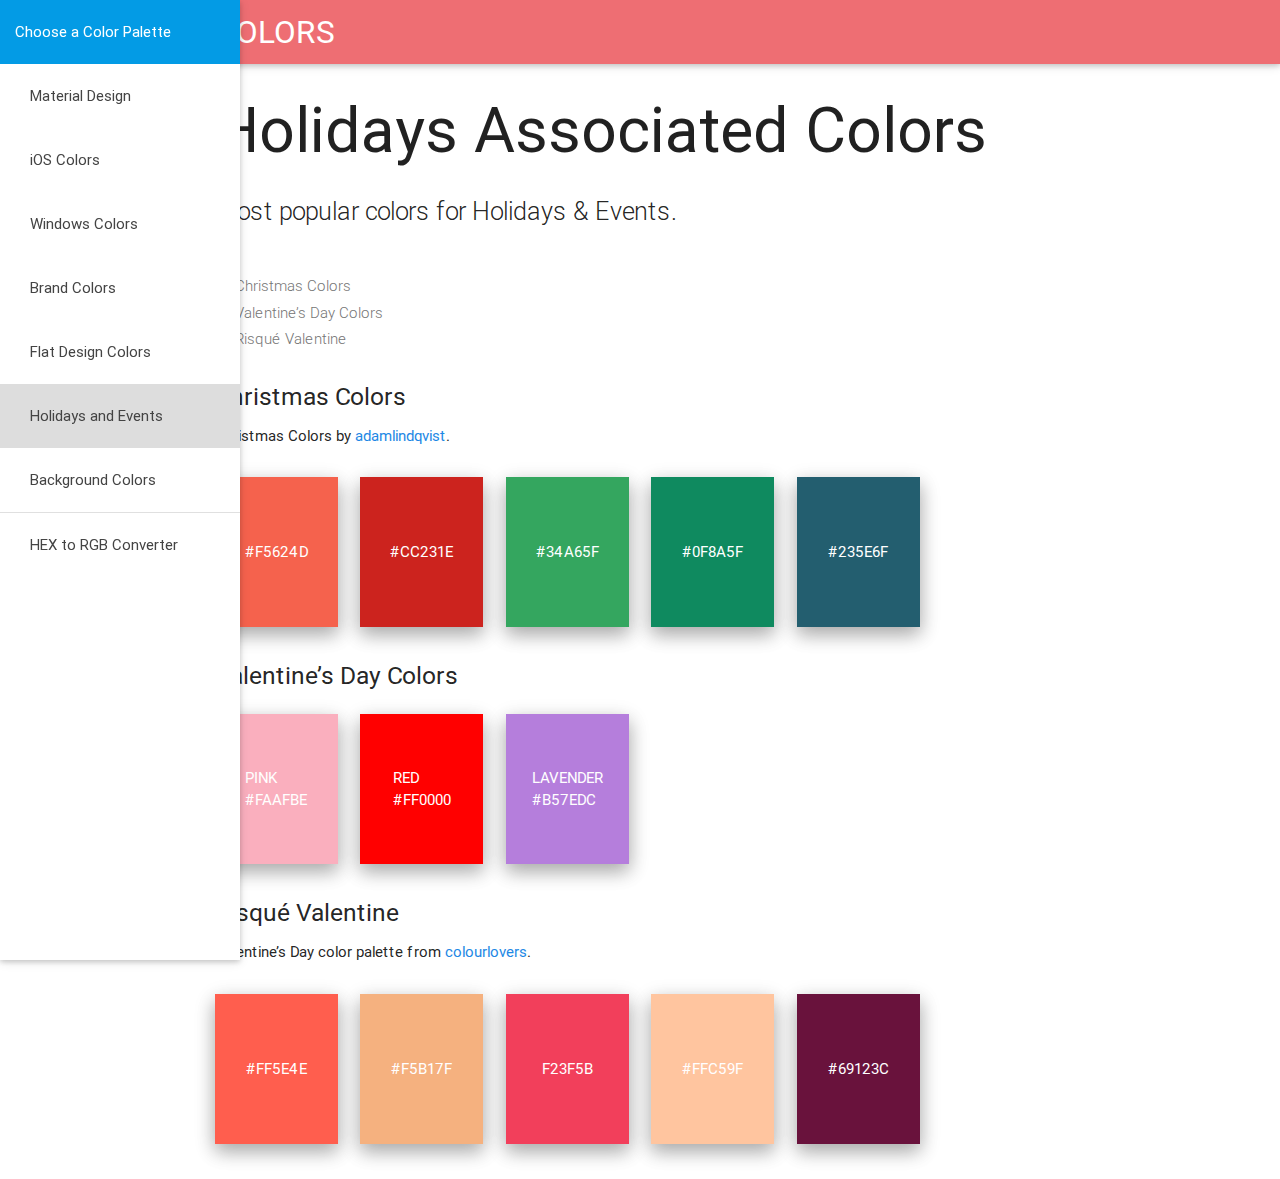
<file: holidays.html>
<!doctype html>
<html>
<head>
<meta charset="utf-8">
<meta name="viewport" content="width=device-width, initial-scale=1">
<title>Holiday &amp; Event Colors</title>
<link href="css/materialize.min.css" rel="stylesheet">
<link href="css/app.css" rel="stylesheet">
<!-- HTML5 shim and Respond.js for IE8 support of HTML5 elements and media queries -->
<!-- WARNING: Respond.js doesn't work if you view the page via file:// -->
<!--[if lt IE 9]>
  <script src="https://oss.maxcdn.com/html5shiv/3.7.2/html5shiv.min.js"></script>
  <script src="https://oss.maxcdn.com/respond/1.4.2/respond.min.js"></script>
<![endif]-->
</head>

<body>
<nav role="navigation">
  <div class="container">
    <div class="nav-wrapper">
      <div class="right">
        <div class="addthis_native_toolbox"></div>
      </div>
      <a id="logo-container" href="http://laochao.github.io/Colors/" class="brand-logo">COLORS</a>
      <ul id="slide-out" class="side-nav fixed">
        <li class="light-blue darken-1">Choose a Color Palette</li>
        <li class="bold"><a href="material.html">Material Design</a></li>
        <li class="bold"><a href="ios.html">iOS Colors</a></li>
        <li class="bold"><a href="windows.html">Windows Colors</a></li>
        <li class="bold"><a href="brand.html">Brand Colors</a></li>
        <li class="bold"><a href="flat.html">Flat Design Colors</a></li>
        <li class="bold active"><a href="holidays.html">Holidays and Events</a></li>
        <li class="bold"><a href="background.html">Background Colors</a></li>
        <li class="divider"></li>
        <li class="bold"><a href="converter.html">HEX to RGB Converter</a></li>
      </ul>
      <a href="#" data-activates="slide-out" class="button-collapse"><i class="mdi-navigation-menu"></i></a> </div>
  </div>
</nav>
<main>
  <div class="container">
    <h1 class="header">Holidays Associated Colors</h1>
    <p class="flow-text">Most popular colors for Holidays & Events.</p>
    <div class="col hide-on-small-only m3 l2">
      <ul class="section table-of-contents">
        <li><a href="#christmas">Christmas Colors</a></li>
        <li><a href="#valentine-normal">Valentine’s Day Colors</a></li>
        <li><a href="#risque">Risqué Valentine</a></li>
      </ul>
    </div>
    <h5 id="christmas" class="scrollspy">Christmas Colors</h5>
    <p>Christmas Colors by <a href="http://codepen.io/adamlindqvist/pen/EaPeJg" target="_blank" rel="nofollow">adamlindqvist</a>.</p>
    <div class="row">
      <div class="col l2 s4 m6">
        <p class="color-palette z-depth-2 valign-wrapper" style="background:#f5624d">#F5624D</p>
      </div>
      <div class="col l2 s4 m6">
        <p class="color-palette z-depth-2 valign-wrapper" style="background:#cc231e">#cc231e</p>
      </div>
      <div class="col l2 s4 m6">
        <p class="color-palette z-depth-2 valign-wrapper" style="background:#34a65f">#34a65f</p>
      </div>
      <div class="col l2 s4 m6">
        <p class="color-palette z-depth-2 valign-wrapper" style="background:#0f8a5f">#0f8a5f</p>
      </div>
      <div class="col l2 s4 m6">
        <p class="color-palette z-depth-2 valign-wrapper" style="background:#235e6f">#235e6f</p>
      </div>
    </div>
    <h5 id="valentine-normal" class="scrollspy">Valentine’s Day Colors</h5>
    <div class="row">
      <div class="col l2 s4 m6">
        <p class="color-palette z-depth-2 valign-wrapper" style="background:#faafbe">Pink<br>
          #faafbe</p>
      </div>
      <div class="col l2 s4 m6">
        <p class="color-palette z-depth-2 valign-wrapper" style="background:#ff0000">Red<br>
          #ff0000</p>
      </div>
      <div class="col l2 s4 m6">
        <p class="color-palette z-depth-2 valign-wrapper" style="background:#B57EDC">Lavender<br>
          #B57EDC</p>
      </div>
    </div>
    <h5 id="risque" class="scrollspy">Risqué Valentine</h5>
    <p>Valentine’s Day color palette from <a href="http://www.colourlovers.com/palette/698309/Risqu%C3%A9_Valentine" target="_blank" rel="nofollow">colourlovers</a>.</p>
    <div class="row">
      <div class="col l2 s4 m6">
        <p class="color-palette z-depth-2 valign-wrapper" style="background:#FF5E4E">#FF5E4E</p>
      </div>
      <div class="col l2 s4 m6">
        <p class="color-palette z-depth-2 valign-wrapper" style="background:#F5B17F">#F5B17F</p>
      </div>
      <div class="col l2 s4 m6">
        <p class="color-palette z-depth-2 valign-wrapper" style="background:#F23F5B">F23F5B</p>
      </div>
      <div class="col l2 s4 m6">
        <p class="color-palette z-depth-2 valign-wrapper" style="background:#FFC59F">#FFC59F</p>
      </div>
      <div class="col l2 s4 m6">
        <p class="color-palette z-depth-2 valign-wrapper" style="background:#69123C">#69123C</p>
      </div>
    </div>
  </div>
  </div>
</main>
<script src="//code.jquery.com/jquery-1.11.2.min.js"></script>
<script src="js/materialize.min.js"></script>
<script type="text/javascript" src="//s7.addthis.com/js/300/addthis_widget.js#pubid=ra-54c8abba00ce3a97" async></script>
<script>
(function($){
  $(function(){

    $('.button-collapse').sideNav();

  }); // end of document ready
})(jQuery); // end of jQuery name space
 $(document).ready(function(){
    $('.scrollspy').scrollSpy();
  });
</script>
<script>
  (function(i,s,o,g,r,a,m){i['GoogleAnalyticsObject']=r;i[r]=i[r]||function(){
  (i[r].q=i[r].q||[]).push(arguments)},i[r].l=1*new Date();a=s.createElement(o),
  m=s.getElementsByTagName(o)[0];a.async=1;a.src=g;m.parentNode.insertBefore(a,m)
  })(window,document,'script','//www.google-analytics.com/analytics.js','ga');

  ga('create', 'UA-59059276-1', 'auto');
  ga('send', 'pageview');

</script>
</body>
</html>
</file>
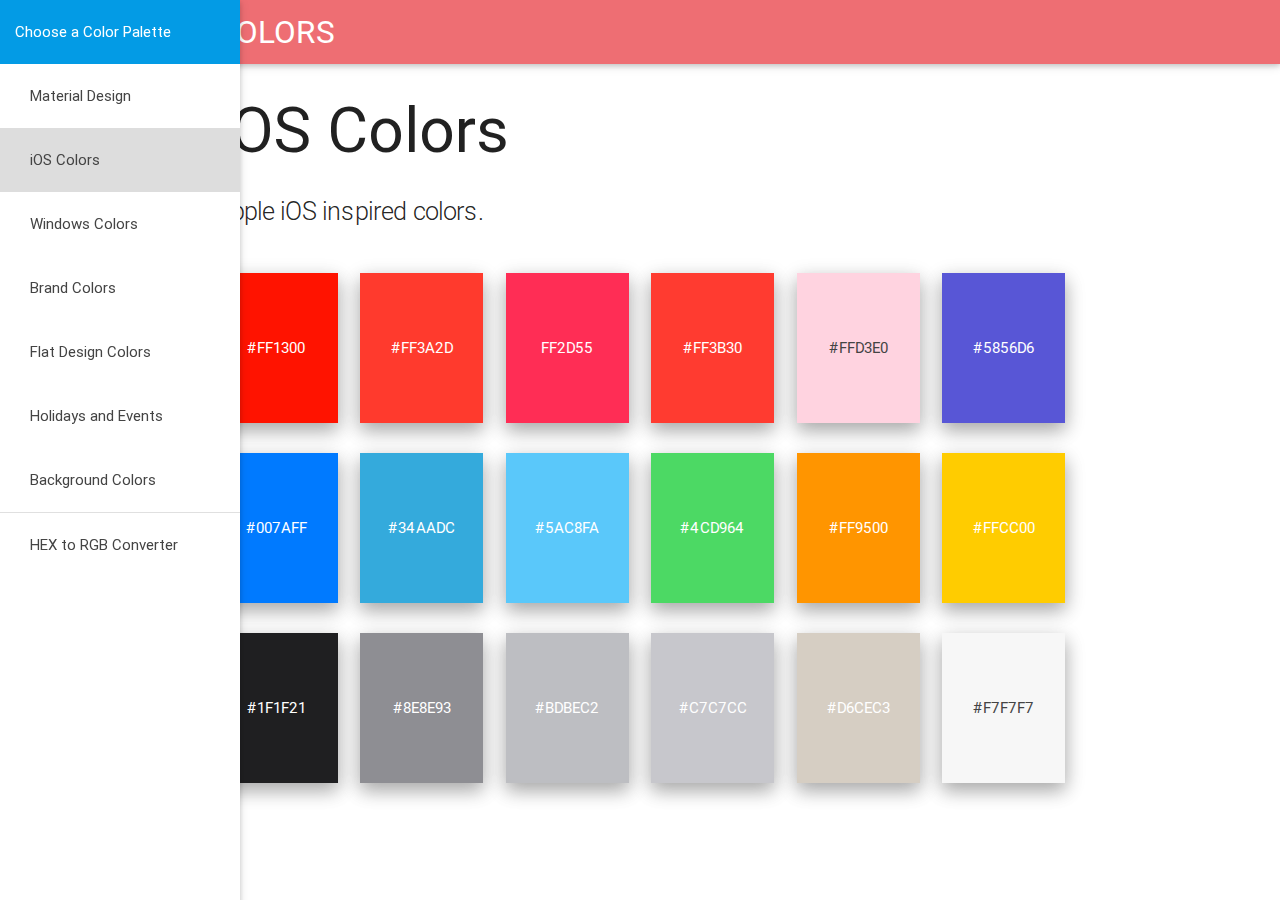
<file: ios.html>
<!doctype html>
<html>
<head>
<meta charset="utf-8">
<meta name="viewport" content="width=device-width, initial-scale=1">
<title>Apple iOS Colors</title>
<link href="css/materialize.min.css" rel="stylesheet">
<link href="css/app.css" rel="stylesheet">
<!-- HTML5 shim and Respond.js for IE8 support of HTML5 elements and media queries -->
<!-- WARNING: Respond.js doesn't work if you view the page via file:// -->
<!--[if lt IE 9]>
  <script src="https://oss.maxcdn.com/html5shiv/3.7.2/html5shiv.min.js"></script>
  <script src="https://oss.maxcdn.com/respond/1.4.2/respond.min.js"></script>
<![endif]-->
</head>

<body>
<nav role="navigation">
  <div class="container">
    <div class="nav-wrapper"><div class="right"><div class="addthis_native_toolbox"></div></div><a id="logo-container" href="http://laochao.github.io/Colors/" class="brand-logo">COLORS</a>
      <ul id="slide-out" class="side-nav fixed">
        <li class="light-blue darken-1">Choose a Color Palette</li>
        <li class="bold"><a href="material.html">Material Design</a></li>
        <li class="bold active"><a href="ios.html">iOS Colors</a></li>
        <li class="bold"><a href="windows.html">Windows Colors</a></li>
        <li class="bold"><a href="brand.html">Brand Colors</a></li>
        <li class="bold"><a href="flat.html">Flat Design Colors</a></li>
		<li class="bold"><a href="holidays.html">Holidays and Events</a></li>
    <li class="bold"><a href="background.html">Background Colors</a></li>
        <li class="divider"></li>
        <li class="bold"><a href="converter.html">HEX to RGB Converter</a></li>
      </ul>
      <a href="#" data-activates="slide-out" class="button-collapse"><i class="mdi-navigation-menu"></i></a> </div>
  </div>
</nav>
<main>
  <div class="container">

      <h1 class="header">iOS Colors</h1>
      <p class="flow-text">Apple iOS inspired colors.</p>
    <div class="row">


      <div class="col l2 s4 m6">
        <p class="color-palette z-depth-2 valign-wrapper" style="background:#FF1300">#FF1300</p>
      </div>


      <div class="col l2 s4 m6">
        <p class="color-palette z-depth-2 valign-wrapper" style="background:#FF3A2D">#FF3A2D</p>
      </div>
      <div class="col l2 s4 m6">
        <p class="color-palette z-depth-2 valign-wrapper" style="background:#FF2D55">FF2D55</p>
      </div>
      <div class="col l2 s4 m6">
        <p class="color-palette z-depth-2 valign-wrapper" style="background:#FF3B30">#FF3B30</p>
      </div>
      <div class="col l2 s4 m6">
        <p class="color-palette z-depth-2 valign-wrapper" style="background:#FFD3E0; color:#444">#FFD3E0</p>
      </div>
      <div class="col l2 s4 m6">
        <p class="color-palette z-depth-2 valign-wrapper" style="background:#5856D6">#5856D6</p>
      </div>
      <div class="col l2 s4 m6">
        <p class="color-palette z-depth-2 valign-wrapper" style="background:#007AFF">#007AFF</p>
      </div>
      <div class="col l2 s4 m6">
        <p class="color-palette z-depth-2 valign-wrapper" style="background:#34AADC">#34AADC</p>
      </div>
      <div class="col l2 s4 m6">
        <p class="color-palette z-depth-2 valign-wrapper" style="background:#5AC8FA">#5AC8FA</p>
      </div>
      <div class="col l2 s4 m6">
        <p class="color-palette z-depth-2 valign-wrapper" style="background:#4CD964">#4CD964</p>
      </div>

      <div class="col l2 s4 m6">
        <p class="color-palette z-depth-2 valign-wrapper" style="background:#FF9500">#FF9500</p>
      </div>
      <div class="col l2 s4 m6">
        <p class="color-palette z-depth-2 valign-wrapper" style="background:#FFCC00">#FFCC00</p>
      </div>
      <div class="col l2 s4 m6">
        <p class="color-palette z-depth-2 valign-wrapper" style="background:#1F1F21">#1F1F21</p>
      </div>
      <div class="col l2 s4 m6">
        <p class="color-palette z-depth-2 valign-wrapper" style="background:#8E8E93">#8E8E93</p>
      </div>
      <div class="col l2 s4 m6">
        <p class="color-palette z-depth-2 valign-wrapper" style="background:#BDBEC2">#BDBEC2</p>
      </div>
      <div class="col l2 s4 m6">
        <p class="color-palette z-depth-2 valign-wrapper" style="background:#C7C7CC">#C7C7CC</p>
      </div>
      <div class="col l2 s4 m6">
        <p class="color-palette z-depth-2 valign-wrapper" style="background:#D6CEC3">#D6CEC3</p>
      </div>
      <div class="col l2 s4 m6">
        <p class="color-palette z-depth-2 valign-wrapper" style="background:#F7F7F7; color:#444">#F7F7F7</p>
      </div>

    </div>

  </div>

  </div>

</main>
<script src="//code.jquery.com/jquery-1.11.2.min.js"></script>
<script src="js/materialize.min.js"></script>
<script type="text/javascript" src="//s7.addthis.com/js/300/addthis_widget.js#pubid=ra-54c8abba00ce3a97" async></script>

<script>
(function($){
  $(function(){

    $('.button-collapse').sideNav();

  }); // end of document ready
})(jQuery); // end of jQuery name space
</script>
<script>
  (function(i,s,o,g,r,a,m){i['GoogleAnalyticsObject']=r;i[r]=i[r]||function(){
  (i[r].q=i[r].q||[]).push(arguments)},i[r].l=1*new Date();a=s.createElement(o),
  m=s.getElementsByTagName(o)[0];a.async=1;a.src=g;m.parentNode.insertBefore(a,m)
  })(window,document,'script','//www.google-analytics.com/analytics.js','ga');

  ga('create', 'UA-59059276-1', 'auto');
  ga('send', 'pageview');

</script>
</body>
</html>
</file>
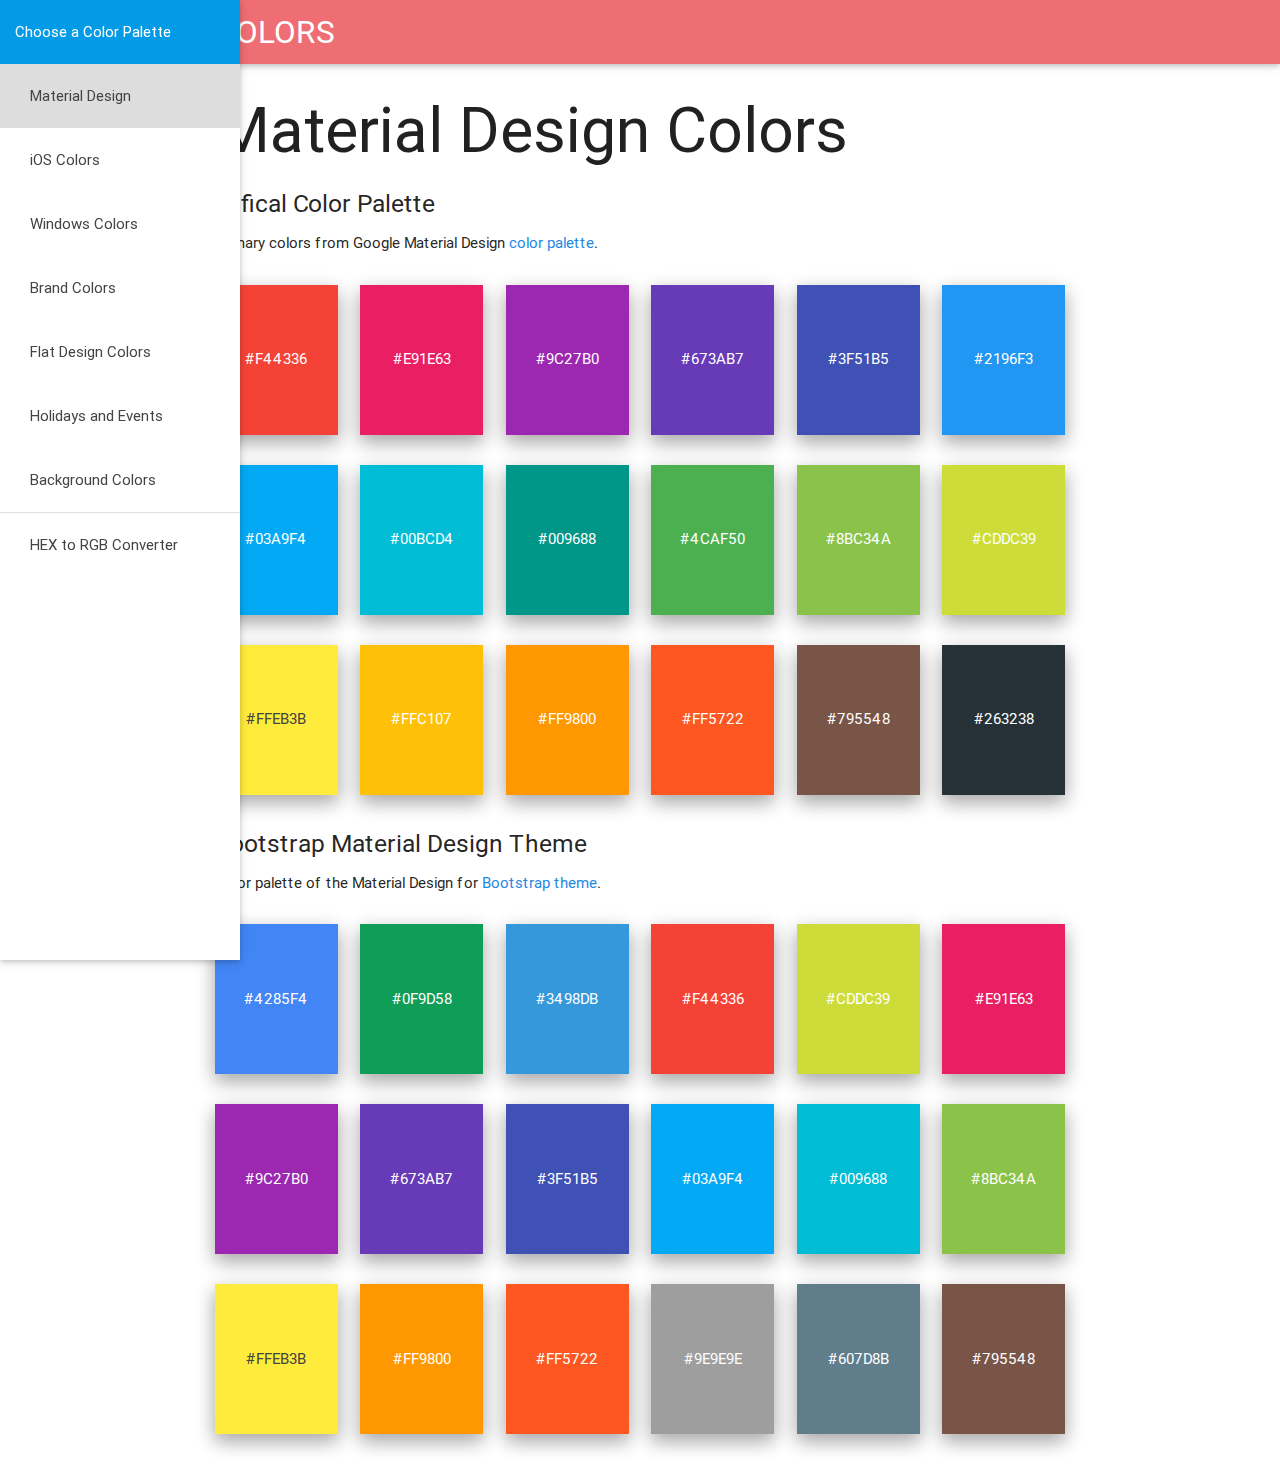
<file: material.html>
<!doctype html>
<html>
<head>
<meta charset="utf-8">
<meta name="viewport" content="width=device-width, initial-scale=1">
<title>Material Design Color Palettes</title>
<link href="css/materialize.min.css" rel="stylesheet">
<link href="css/app.css" rel="stylesheet">
<!-- HTML5 shim and Respond.js for IE8 support of HTML5 elements and media queries -->
<!-- WARNING: Respond.js doesn't work if you view the page via file:// -->
<!--[if lt IE 9]>
  <script src="https://oss.maxcdn.com/html5shiv/3.7.2/html5shiv.min.js"></script>
  <script src="https://oss.maxcdn.com/respond/1.4.2/respond.min.js"></script>
<![endif]-->
</head>

<body>
<nav role="navigation">
  <div class="container">
    <div class="nav-wrapper"><div class="right"><div class="addthis_native_toolbox"></div></div><a id="logo-container" href="http://laochao.github.io/Colors/" class="brand-logo">COLORS</a>
      <ul id="slide-out" class="side-nav fixed">
        <li class="light-blue darken-1">Choose a Color Palette</li>
        <li class="bold active"><a href="material.html">Material Design</a></li>
        <li class="bold"><a href="ios.html">iOS Colors</a></li>
        <li class="bold"><a href="windows.html">Windows Colors</a></li>
        <li class="bold"><a href="brand.html">Brand Colors</a></li>
        <li class="bold"><a href="flat.html">Flat Design Colors</a></li>
		<li class="bold"><a href="holidays.html">Holidays and Events</a></li>
    <li class="bold"><a href="background.html">Background Colors</a></li>
        <li class="divider"></li>
        <li class="bold"><a href="converter.html">HEX to RGB Converter</a></li>
      </ul>
      <a href="#" data-activates="slide-out" class="button-collapse"><i class="mdi-navigation-menu"></i></a> </div>
  </div>
</nav>
<main>
  <div class="container">

      <h1 class="header">Material Design Colors</h1>
      <h5>Offical Color Palette</h5>
      <p>Primary colors from Google Material Design <a href="http://www.google.com/design/spec/style/color.html">color palette</a>.</p>
    <div class="row">
      <div class="col l2 s4 m6">
        <p class="color-palette z-depth-2 valign-wrapper" style="background:#F44336">#F44336</p>
      </div>
      <div class="col l2 s4 m6">
        <p class="color-palette z-depth-2 valign-wrapper" style="background:#E91E63">#E91E63</p>
      </div>
      <div class="col l2 s4 m6">
        <p class="color-palette z-depth-2 valign-wrapper" style="background:#9C27B0">#9C27B0</p>
      </div>
      <div class="col l2 s4 m6">
        <p class="color-palette z-depth-2 valign-wrapper" style="background:#673AB7">#673AB7</p>
      </div>
      <div class="col l2 s4 m6">
        <p class="color-palette z-depth-2 valign-wrapper" style="background:#3F51B5">#3F51B5</p>
      </div>
      <div class="col l2 s4 m6">
        <p class="color-palette z-depth-2 valign-wrapper" style="background:#2196F3">#2196F3</p>
      </div>
      <div class="col l2 s4 m6">
        <p class="color-palette z-depth-2 valign-wrapper" style="background:#03A9F4">#03A9F4</p>
      </div>
      <div class="col l2 s4 m6">
        <p class="color-palette z-depth-2 valign-wrapper" style="background:#00BCD4">#00BCD4</p>
      </div>
      <div class="col l2 s4 m6">
        <p class="color-palette z-depth-2 valign-wrapper" style="background:#009688">#009688</p>
      </div>
      <div class="col l2 s4 m6">
        <p class="color-palette z-depth-2 valign-wrapper" style="background:#4CAF50">#4CAF50</p>
      </div>
      <div class="col l2 s4 m6">
        <p class="color-palette z-depth-2 valign-wrapper" style="background:#8BC34A">#8BC34A</p>
      </div>
      <div class="col l2 s4 m6">
        <p class="color-palette z-depth-2 valign-wrapper" style="background:#CDDC39">#CDDC39</p>
      </div>
      <div class="col l2 s4 m6">
        <p class="color-palette z-depth-2 valign-wrapper" style="background:#FFEB3B; color:#444">#FFEB3B</p>
      </div>
      <div class="col l2 s4 m6">
        <p class="color-palette z-depth-2 valign-wrapper" style="background:#FFC107">#FFC107</p>
      </div>
      <div class="col l2 s4 m6">
        <p class="color-palette z-depth-2 valign-wrapper" style="background:#FF9800">#FF9800</p>
      </div>
      <div class="col l2 s4 m6">
        <p class="color-palette z-depth-2 valign-wrapper" style="background:#FF5722">#FF5722</p>
      </div>
      <div class="col l2 s4 m6">
        <p class="color-palette z-depth-2 valign-wrapper" style="background:#795548">#795548</p>
      </div>
      <div class="col l2 s4 m6">
        <p class="color-palette z-depth-2 valign-wrapper" style="background:#263238">#263238</p>
      </div>

    </div>
    <h5>Bootstrap Material Design Theme</h5>
      <p>Color palette of the Material Design for <a href="https://github.com/FezVrasta/bootstrap-material-design">Bootstrap theme</a>.</p>
    <div class="row">
      <div class="col l2 s4 m6">
        <p class="color-palette z-depth-2 valign-wrapper" style="background:#4285f4">#4285f4</p>
      </div>
      <div class="col l2 s4 m6">
        <p class="color-palette z-depth-2 valign-wrapper" style="background:#0f9d58">#0f9d58</p>
      </div>
      <div class="col l2 s4 m6">
        <p class="color-palette z-depth-2 valign-wrapper" style="background:#3498db">#3498db</p>
      </div>
      <div class="col l2 s4 m6">
        <p class="color-palette z-depth-2 valign-wrapper" style="background:#f44336">#f44336</p>
      </div>
      <div class="col l2 s4 m6">
        <p class="color-palette z-depth-2 valign-wrapper" style="background:#cddc39">#cddc39</p>
      </div>
      <div class="col l2 s4 m6">
        <p class="color-palette z-depth-2 valign-wrapper" style="background:#e91e63">#e91e63</p>
      </div>
      <div class="col l2 s4 m6">
        <p class="color-palette z-depth-2 valign-wrapper" style="background:#9c27b0">#9c27b0</p>
      </div>
      <div class="col l2 s4 m6">
        <p class="color-palette z-depth-2 valign-wrapper" style="background:#673ab7">#673ab7</p>
      </div>
      <div class="col l2 s4 m6">
        <p class="color-palette z-depth-2 valign-wrapper" style="background:#3f51b5">#3f51b5</p>
      </div>
      <div class="col l2 s4 m6">
        <p class="color-palette z-depth-2 valign-wrapper" style="background:#03a9f4">#03a9f4</p>
      </div>
      <div class="col l2 s4 m6">
        <p class="color-palette z-depth-2 valign-wrapper" style="background:#00bcd4">#009688</p>
      </div>
      <div class="col l2 s4 m6">
        <p class="color-palette z-depth-2 valign-wrapper" style="background:#8bc34a">#8bc34a</p>
      </div>
      <div class="col l2 s4 m6">
        <p class="color-palette z-depth-2 valign-wrapper" style="background:#ffeb3b; color:#444">#ffeb3b</p>
      </div>
      <div class="col l2 s4 m6">
        <p class="color-palette z-depth-2 valign-wrapper" style="background:#ff9800">#ff9800</p>
      </div>
      <div class="col l2 s4 m6">
        <p class="color-palette z-depth-2 valign-wrapper" style="background:#ff5722">#ff5722</p>
      </div>
      <div class="col l2 s4 m6">
        <p class="color-palette z-depth-2 valign-wrapper" style="background:#9e9e9e">#9e9e9e</p>
      </div>
      <div class="col l2 s4 m6">
        <p class="color-palette z-depth-2 valign-wrapper" style="background:#607d8b">#607d8b</p>
      </div>
      <div class="col l2 s4 m6">
        <p class="color-palette z-depth-2 valign-wrapper" style="background:#795548">#795548</p>
      </div>

    </div>

  </div>
  </div>

</main>
<script src="//code.jquery.com/jquery-1.11.2.min.js"></script>
<script src="js/materialize.min.js"></script>
<script type="text/javascript" src="//s7.addthis.com/js/300/addthis_widget.js#pubid=ra-54c8abba00ce3a97" async></script>
<script>
(function($){
  $(function(){

    $('.button-collapse').sideNav();

  }); // end of document ready
})(jQuery); // end of jQuery name space
</script>
<script>
  (function(i,s,o,g,r,a,m){i['GoogleAnalyticsObject']=r;i[r]=i[r]||function(){
  (i[r].q=i[r].q||[]).push(arguments)},i[r].l=1*new Date();a=s.createElement(o),
  m=s.getElementsByTagName(o)[0];a.async=1;a.src=g;m.parentNode.insertBefore(a,m)
  })(window,document,'script','//www.google-analytics.com/analytics.js','ga');

  ga('create', 'UA-59059276-1', 'auto');
  ga('send', 'pageview');

</script>
</body>
</html>
</file>
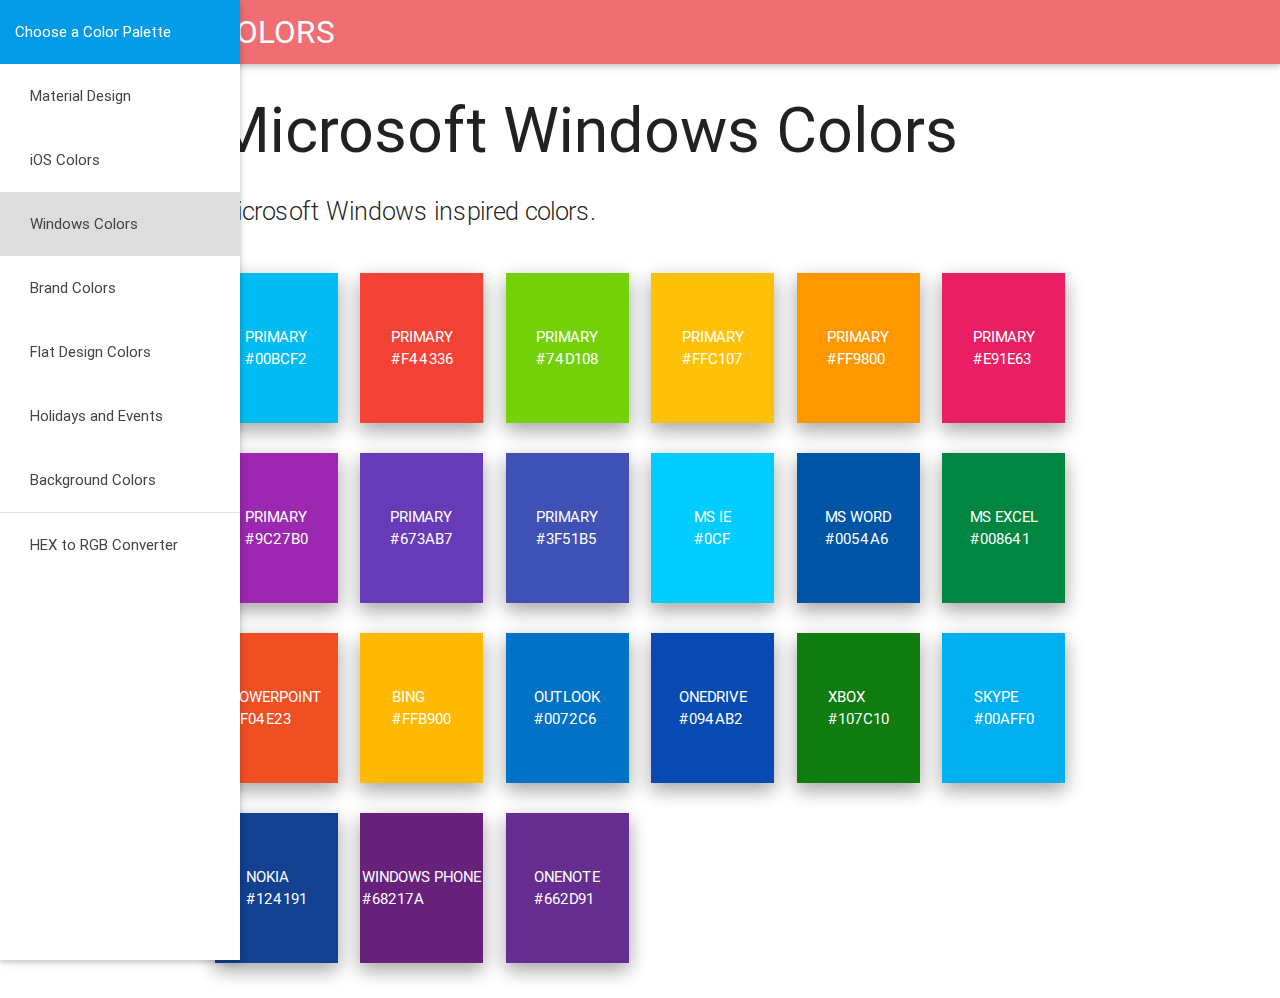
<file: windows.html>
<!doctype html>
<html>
<head>
<meta charset="utf-8">
<meta name="viewport" content="width=device-width, initial-scale=1">
<title>Windows Colors</title>
<link href="css/materialize.min.css" rel="stylesheet">
<link href="css/app.css" rel="stylesheet">
<!-- HTML5 shim and Respond.js for IE8 support of HTML5 elements and media queries -->
<!-- WARNING: Respond.js doesn't work if you view the page via file:// -->
<!--[if lt IE 9]>
  <script src="https://oss.maxcdn.com/html5shiv/3.7.2/html5shiv.min.js"></script>
  <script src="https://oss.maxcdn.com/respond/1.4.2/respond.min.js"></script>
<![endif]-->
</head>

<body>
<nav role="navigation">
  <div class="container">
    <div class="nav-wrapper"><div class="addthis_native_toolbox"></div></div><a id="logo-container" href="http://laochao.github.io/Colors/" class="brand-logo">COLORS</a>
      <ul id="slide-out" class="side-nav fixed">
        <li class="light-blue darken-1">Choose a Color Palette</li>
        <li class="bold"><a href="material.html">Material Design</a></li>
        <li class="bold"><a href="ios.html">iOS Colors</a></li>
        <li class="bold active"><a href="windows.html">Windows Colors</a></li>
        <li class="bold"><a href="brand.html">Brand Colors</a></li>
        <li class="bold"><a href="flat.html">Flat Design Colors</a></li>
		<li class="bold"><a href="holidays.html">Holidays and Events</a></li>
    <li class="bold"><a href="background.html">Background Colors</a></li>
        <li class="divider"></li>
        <li class="bold"><a href="converter.html">HEX to RGB Converter</a></li>
      </ul>
      <a href="#" data-activates="slide-out" class="button-collapse"><i class="mdi-navigation-menu"></i></a> </div>
  </div>
</nav>
<main>
  <div class="container">

      <h1 class="header">Microsoft Windows Colors</h1>
      <p class="flow-text">Microsoft Windows inspired colors.</p>
    <div class="row">
      <div class="col l2 s4 m6">
        <p class="color-palette z-depth-2 valign-wrapper" style="background:#00BCF2">Primary<br>#00BCF2</p>
      </div>
      <div class="col l2 s4 m6">
        <p class="color-palette z-depth-2 valign-wrapper" style="background:#F44336">Primary<br>#F44336</p>
      </div>
      <div class="col l2 s4 m6">
        <p class="color-palette z-depth-2 valign-wrapper" style="background:#74D108">Primary<br>#74D108</p>
      </div>
      <div class="col l2 s4 m6">
        <p class="color-palette z-depth-2 valign-wrapper" style="background:#FFC107">Primary<br>#FFC107</p>
      </div>
      <div class="col l2 s4 m6">
        <p class="color-palette z-depth-2 valign-wrapper" style="background:#FF9800">Primary<br>#FF9800</p>
      </div>
      <div class="col l2 s4 m6">
        <p class="color-palette z-depth-2 valign-wrapper" style="background:#E91E63">Primary<br>#E91E63</p>
      </div>
      <div class="col l2 s4 m6">
        <p class="color-palette z-depth-2 valign-wrapper" style="background:#9C27B0">Primary<br>#9C27B0</p>
      </div>
      <div class="col l2 s4 m6">
        <p class="color-palette z-depth-2 valign-wrapper" style="background:#673AB7">Primary<br>#673AB7</p>
      </div>
      <div class="col l2 s4 m6">
        <p class="color-palette z-depth-2 valign-wrapper" style="background:#3F51B5">Primary<br>#3F51B5</p>
      </div>
      <div class="col l2 s4 m6">
        <p class="color-palette z-depth-2 valign-wrapper" style="background:#0cf">MS IE<br>
#0cf</p>
      </div>
      <div class="col l2 s4 m6">
        <p class="color-palette z-depth-2 valign-wrapper" style="background:#0054a6">MS Word<br>
#0054a6</p>
      </div>
      <div class="col l2 s4 m6">
        <p class="color-palette z-depth-2 valign-wrapper" style="background:#008641">MS Excel<br>
#008641</p>
      </div>
      <div class="col l2 s4 m6">
        <p class="color-palette z-depth-2 valign-wrapper" style="background:#f04e23">Powerpoint<br>
#f04e23</p>
      </div>
      <div class="col l2 s4 m6">
        <p class="color-palette z-depth-2 valign-wrapper" style="background:#ffb900">Bing<br>
#ffb900</p>
      </div>
      <div class="col l2 s4 m6">
        <p class="color-palette z-depth-2 valign-wrapper" style="background:#0072c6">Outlook<br>
#0072c6</p>
      </div>
      <div class="col l2 s4 m6">
        <p class="color-palette z-depth-2 valign-wrapper" style="background:#094ab2">OneDrive<br>
#094ab2</p>
      </div>
      <div class="col l2 s4 m6">
        <p class="color-palette z-depth-2 valign-wrapper" style="background:#107c10">XBox<br>
#107c10</p>
      </div>
      <div class="col l2 s4 m6">
        <p class="color-palette z-depth-2 valign-wrapper" style="background:#00aff0">Skype<br>
#00aff0</p>
      </div>
      <div class="col l2 s4 m6">
        <p class="color-palette z-depth-2 valign-wrapper" style="background:#124191">Nokia<br>
#124191</p>
      </div>
      <div class="col l2 s4 m6">
        <p class="color-palette z-depth-2 valign-wrapper" style="background:#68217a">Windows Phone<br>
#68217a</p>
      </div>
      <div class="col l2 s4 m6">
        <p class="color-palette z-depth-2 valign-wrapper" style="background:#662d91">OneNote<br>
#662d91</p>
      </div>

    </div>



  </div>
  </div>

</main>
<script src="//code.jquery.com/jquery-1.11.2.min.js"></script>
<script src="js/materialize.min.js"></script>
<script type="text/javascript" src="//s7.addthis.com/js/300/addthis_widget.js#pubid=ra-54c8abba00ce3a97" async></script>
<script>
(function($){
  $(function(){

    $('.button-collapse').sideNav();

  }); // end of document ready
})(jQuery); // end of jQuery name space
</script>
<script>
  (function(i,s,o,g,r,a,m){i['GoogleAnalyticsObject']=r;i[r]=i[r]||function(){
  (i[r].q=i[r].q||[]).push(arguments)},i[r].l=1*new Date();a=s.createElement(o),
  m=s.getElementsByTagName(o)[0];a.async=1;a.src=g;m.parentNode.insertBefore(a,m)
  })(window,document,'script','//www.google-analytics.com/analytics.js','ga');

  ga('create', 'UA-59059276-1', 'auto');
  ga('send', 'pageview');

</script>
</body>
</html>
</file>
<file: css/app.css>
.color-palette { height:10rem; color:#fff; text-transform: uppercase;}
</file>
